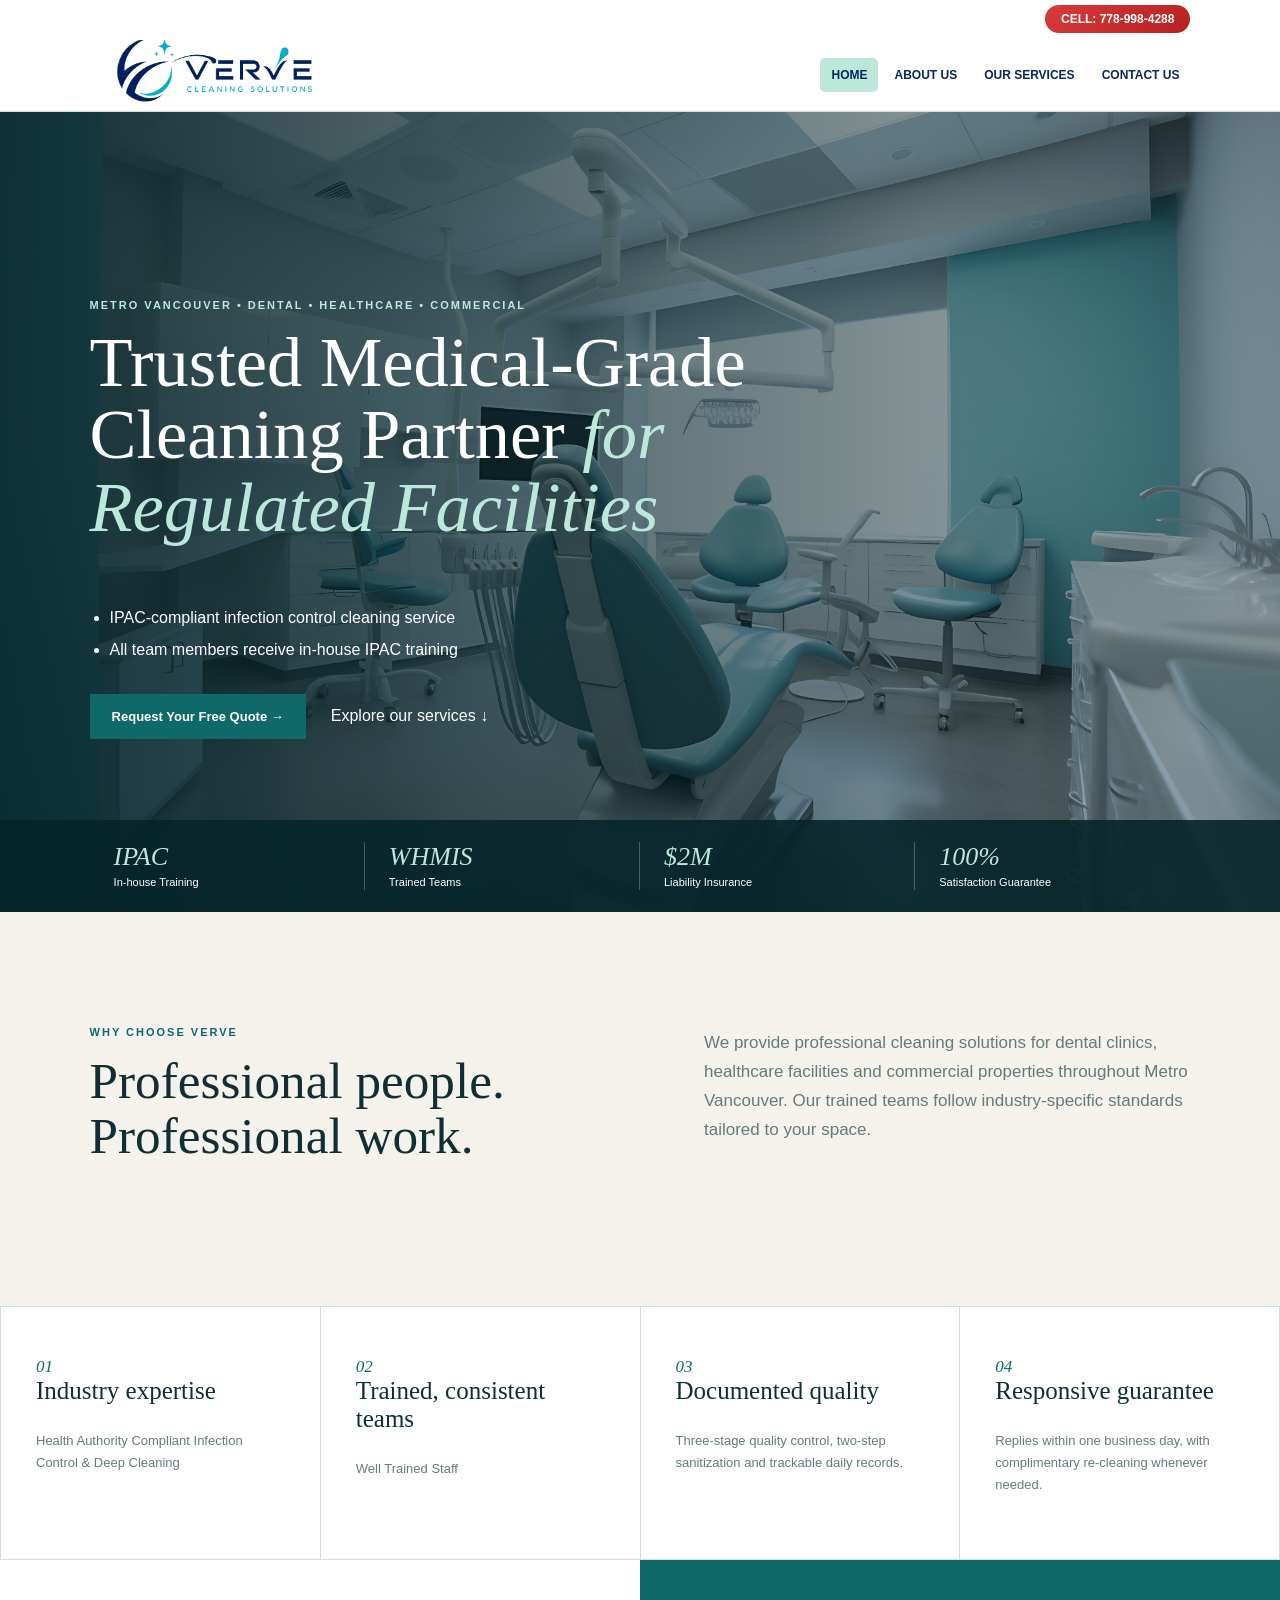
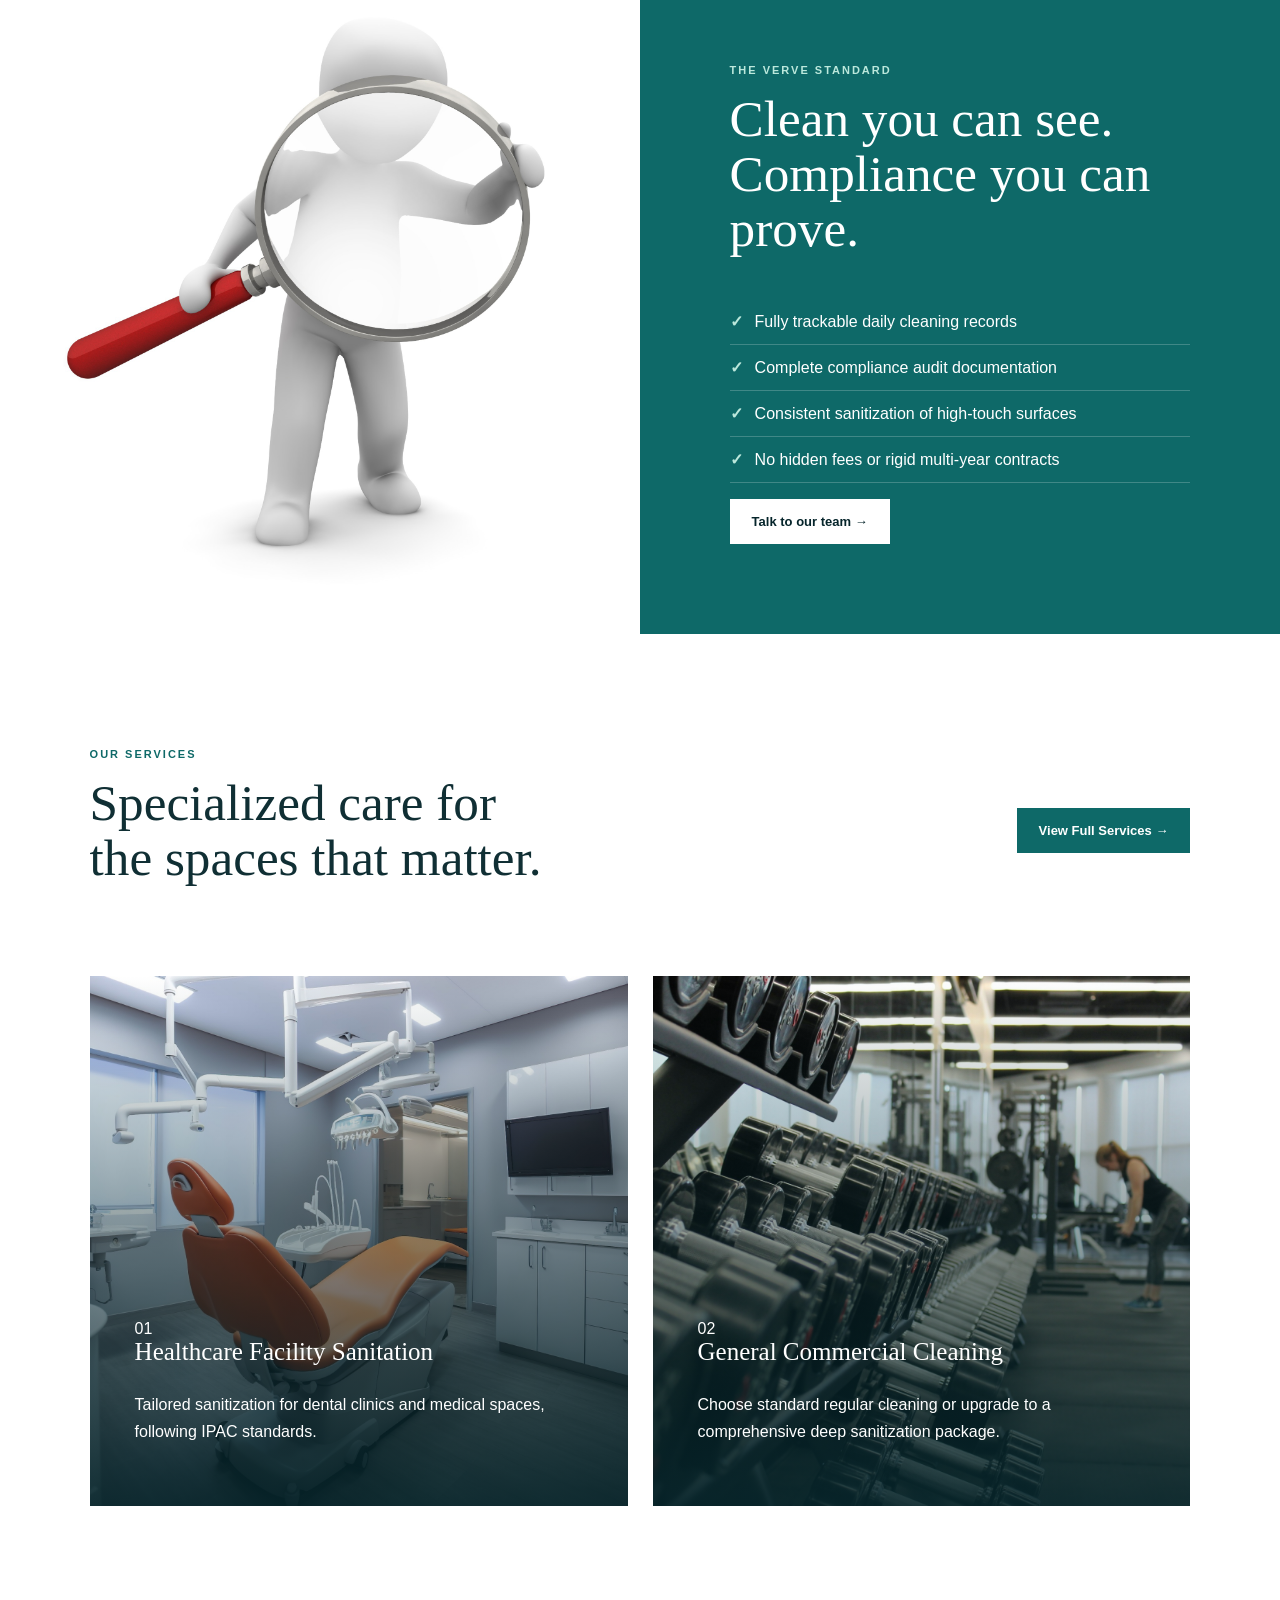
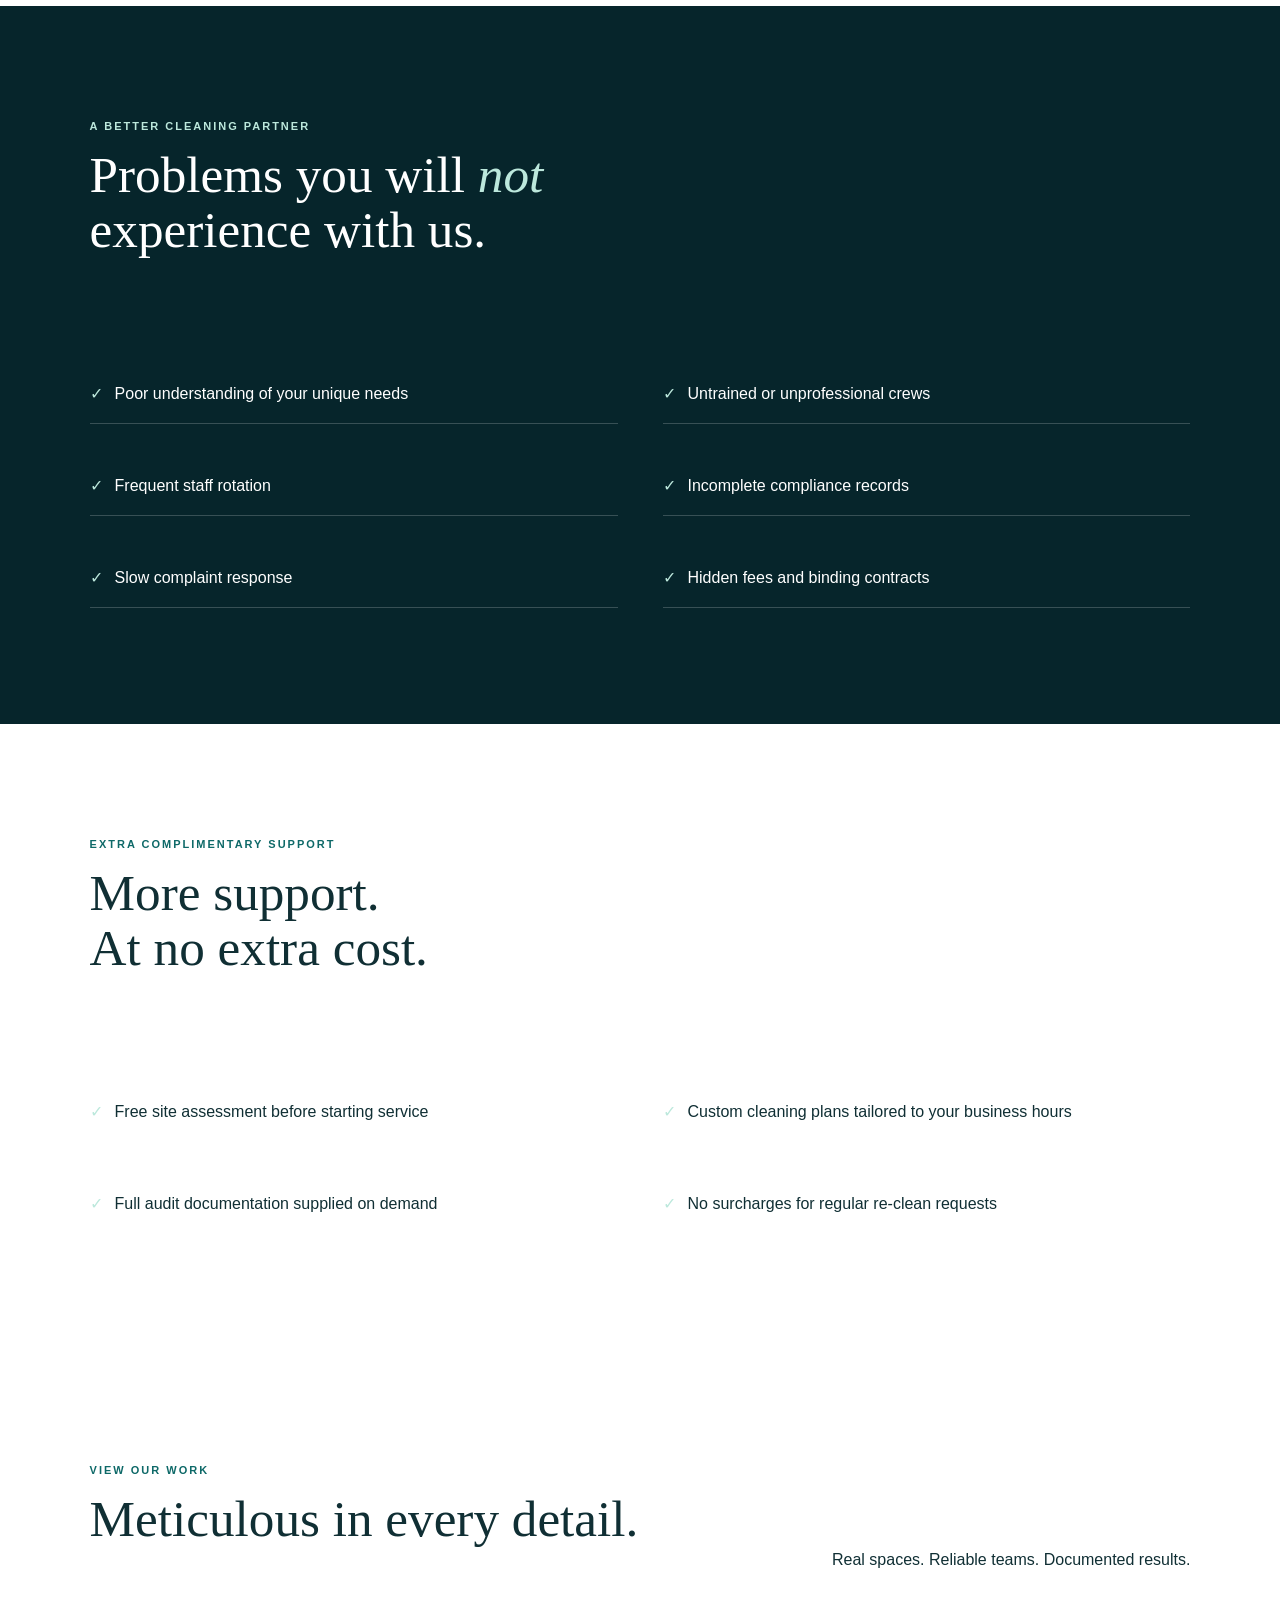
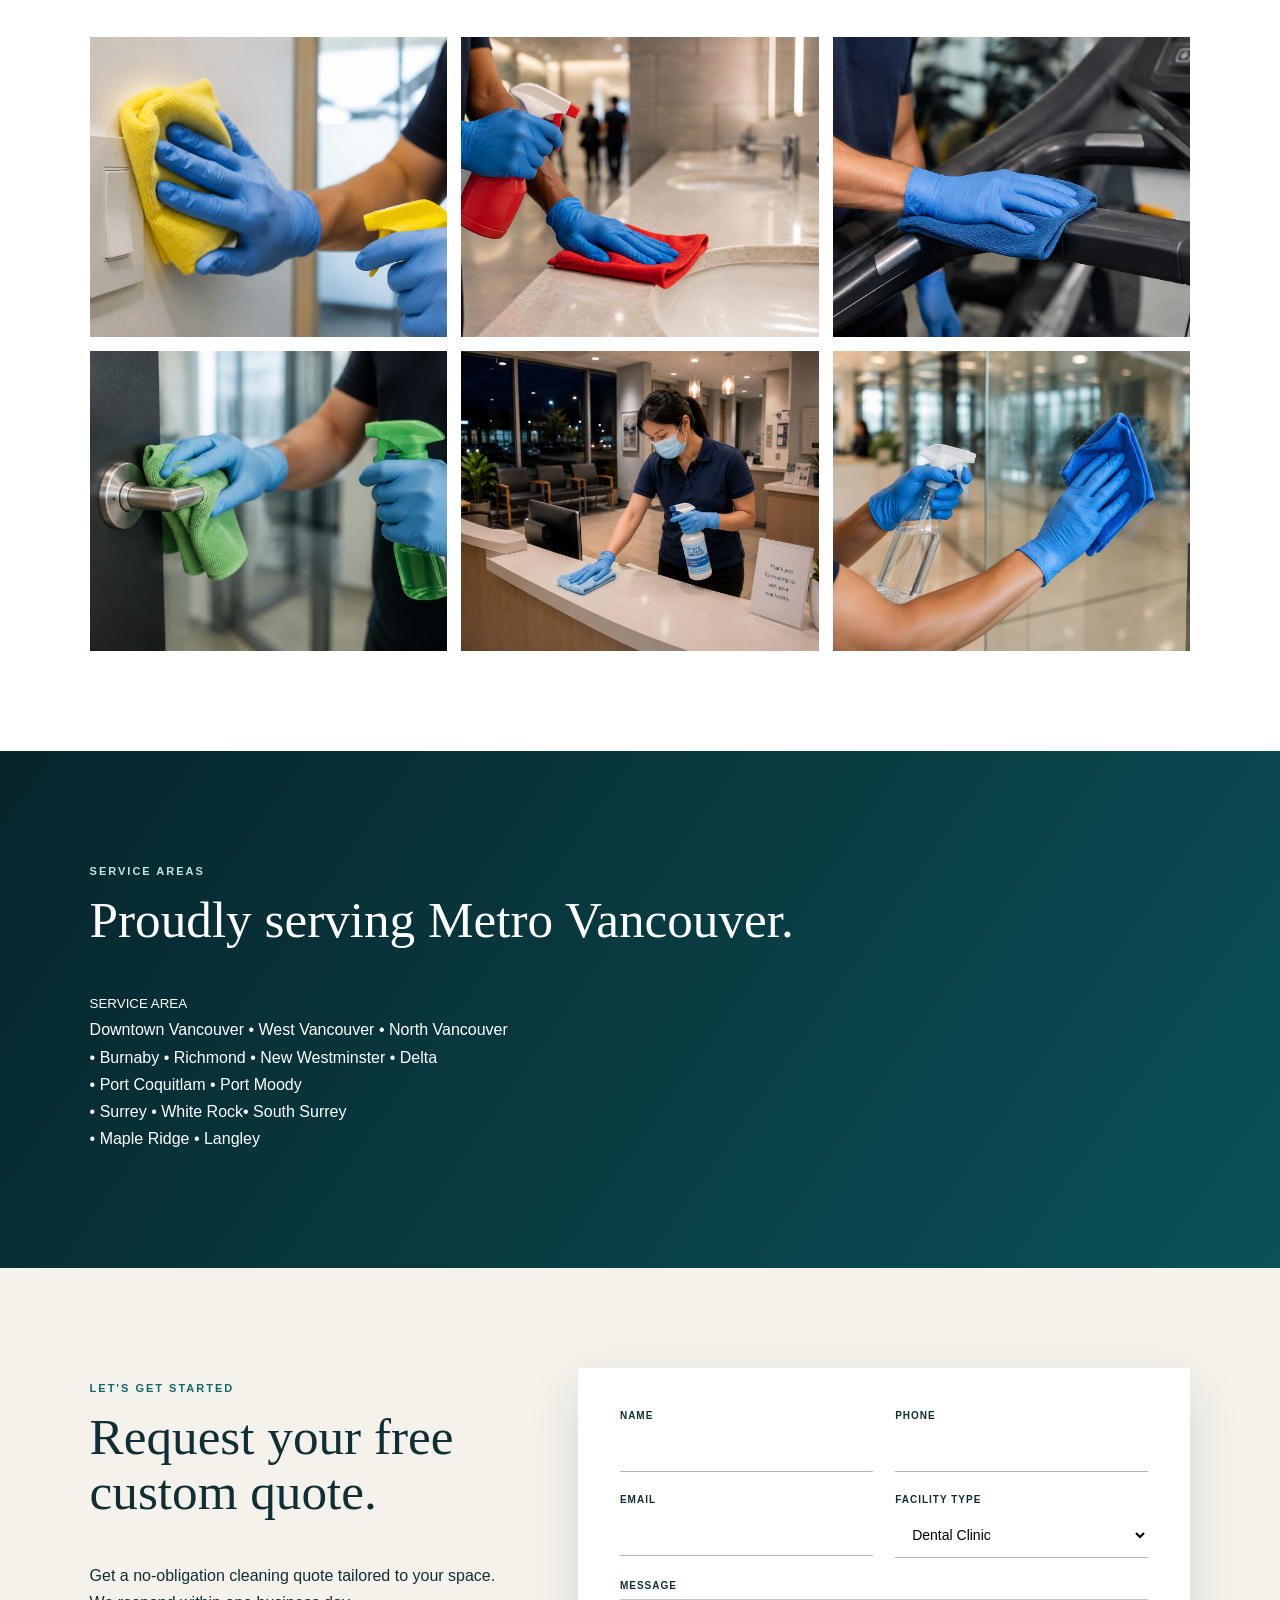
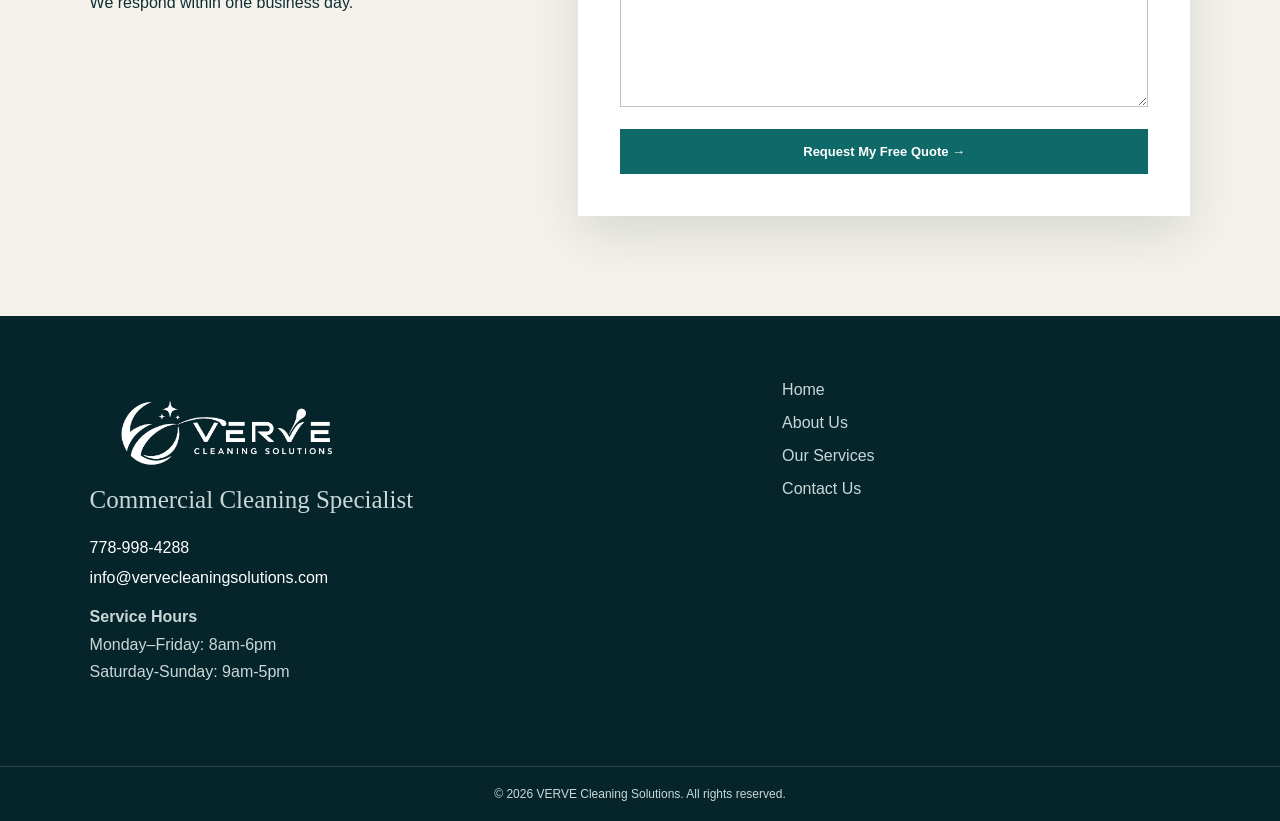
<file: index.html>
<!--
VERVE Official Website Homepage Modification Instructions:
1. Modify Text: Directly locate the English text on the screen within this file and replace it.
2. Replace Images: Place the new images in the `images` folder; if keeping the original filename, no code modification is needed; if renaming, please modify the corresponding image path in `css/style.css`.
3. Add/Delete Sections: Each complete `<section>...</section>` is a section, which can be copied, moved, or deleted entirely. Common colors and responsive layout are in `css/style.css`.
-->
<!doctype html>
<html lang="en">

<head>
  <meta charset="utf-8">
  <meta name="viewport" content="width=device-width,initial-scale=1">
 <meta name="description" content="Professional commercial, medical and dental cleaning across Metro Vancouver. IPAC-aligned cleaning for clinics, healthcare facilities and businesses.">
  <title>Commercial, Medical & Dental Cleaning | Metro Vancouver | VERVE</title>
  <link rel="icon" type="image/png" href="images/verve_logo_green.JPG">
  <link rel="stylesheet" href="css/style.css">
  <script src="js/main.js" defer></script>
  <link rel="canonical" href="https://vervecleaningsolutions.com/">
</head>

<body>
  <div class="top-contact"><a href="tel:7789984288">CELL: 778-998-4288</a></div>
  <header class="site-header"><a class="logo" href="index.html"><img src="images/verve-logo.png"
        alt="VERVE Cleaning Solutions"></a><button class="menu-toggle" aria-expanded="false"
      aria-label="Open menu">☰</button>
    <nav class="site-nav"><a class="active" href="index.html">HOME</a><a href="about.html">ABOUT US</a><a
        href="our-service.html">OUR SERVICES</a><a href="contact.html">CONTACT US</a></nav>
  </header>
  <main>
    <section class="home-hero">
      <div class="hero-copy">
        <p class="eyebrow">METRO VANCOUVER • DENTAL • HEALTHCARE • COMMERCIAL</p>
        <h1>Trusted Medical-Grade Cleaning Partner <em>for Regulated Facilities</em></h1>
        <ul class="hero-points">
          <li>IPAC-compliant infection control cleaning service</li>
          <li>All team members receive in-house IPAC training</li>
        </ul>
        <div class="hero-actions"><a class="button" href="#quote">Request Your Free Quote →</a><a
            href="our-service.html">Explore our services ↓</a></div>
      </div>
      <div class="trust-bar">
        <div><strong>IPAC</strong><span>In-house Training</span></div>
        <div><strong>WHMIS</strong><span>Trained Teams</span></div>
        <div><strong>$2M</strong><span>Liability Insurance</span></div>
        <div><strong>100%</strong><span>Satisfaction Guarantee</span></div>
      </div>
    </section>
    <section class="section intro">
      <div>
        <p class="eyebrow dark">WHY CHOOSE VERVE</p>
        <h2>Professional people.<br>Professional work.</h2>
      </div>
      <p>We provide professional cleaning solutions for dental clinics, healthcare facilities and commercial properties
        throughout Metro Vancouver. Our trained teams follow industry-specific standards tailored to your space.</p>
    </section>
    <section class="features">
      <article><span>01</span>
        <h3>Industry expertise</h3>
        <p>Health Authority Compliant Infection Control & Deep Cleaning</p>
      </article>
      <article><span>02</span>
        <h3>Trained, consistent teams</h3>
        <p>Well Trained Staff</p>
      </article>
      <article><span>03</span>
        <h3>Documented quality</h3>
        <p>Three-stage quality control, two-step sanitization and trackable daily records.</p>
      </article>
      <article><span>04</span>
        <h3>Responsive guarantee</h3>
        <p>Replies within one business day, with complimentary re-cleaning whenever needed.</p>
      </article>
    </section>
    <section class="split">
      <div class="split-image" role="img" aria-label="Detailed professional cleaning"></div>
      <div class="split-copy">
        <p class="eyebrow">THE VERVE STANDARD</p>
        <h2>Clean you can see.<br>Compliance you can prove.</h2>
        <ul class="check-list">
          <li>Fully trackable daily cleaning records</li>
          <li>Complete compliance audit documentation</li>
          <li>Consistent sanitization of high-touch surfaces</li>
          <li>No hidden fees or rigid multi-year contracts</li>
        </ul><a class="button light" href="#quote">Talk to our team →</a>
      </div>
    </section>
    <section class="section">
      <div class="section-head" style="align-items: center">
        <div>
          <p class="eyebrow dark">OUR SERVICES</p>
          <h2>Specialized care for<br>the spaces that matter.</h2>
        </div><a class="button" href="our-service.html">View Full Services →</a>
      </div>
      <div class="service-grid">
        <article class="image-card home-dental">
          <div><span>01</span>
            <h3>Healthcare Facility Sanitation</h3>
            <p>Tailored sanitization for dental clinics and medical spaces, following IPAC standards.</p>
          </div>
        </article>
        <article class="image-card home-commercial">
          <div><span>02</span>
            <h3>General Commercial Cleaning</h3>
            <p>Choose standard regular cleaning or upgrade to a comprehensive deep sanitization package.</p>
          </div>
        </article>
      </div>
    </section>
    <section class="section dark-section">
      <div class="section-head">
        <div>
          <p class="eyebrow">A BETTER CLEANING PARTNER</p>
          <h2>Problems you will <em>not</em><br>experience with us.</h2>
        </div>
      </div>
      <div class="problem-grid">
        <p>Poor understanding of your unique needs</p>
        <p>Untrained or unprofessional crews</p>
        <p>Frequent staff rotation</p>
        <p>Incomplete compliance records</p>
        <p>Slow complaint response</p>
        <p>Hidden fees and binding contracts</p>
      </div>
    </section>
    <section class="section">
      <div class="section-head">
        <div>
          <p class="eyebrow dark">EXTRA COMPLIMENTARY SUPPORT</p>
          <h2>More support.<br>At no extra cost.</h2>
        </div>
      </div>
      <div class="extras" style="color:#102f34">
        <p>Free site assessment before starting service</p>
        <p>Custom cleaning plans tailored to your business hours</p>
        <p>Full audit documentation supplied on demand</p>
        <p>No surcharges for regular re-clean requests</p>
      </div>
    </section>
    <section class="section">
      <div class="section-head">
        <div>
          <p class="eyebrow dark">VIEW OUR WORK</p>
          <h2>Meticulous in every detail.</h2>
        </div>
        <p>Real spaces. Reliable teams. Documented results.</p>
      </div>
      <div class="gallery"><img src="images/work-1.jpeg" alt="Cleaning a light switch"><img src="images/work-2.jpeg"
          alt="Cleaning a washroom counter"><img src="images/work-3.jpeg" alt="Cleaning fitness equipment"><img
          src="images/work-4.jpeg" alt="Cleaning a door handle"><img src="images/work-5.jpeg"
          alt="Cleaning a dental reception"><img src="images/work-6.jpg" alt="Cleaning an office glass door"></div>
    </section>
    <section class="section areas">
      <p class="eyebrow">SERVICE AREAS</p>
      <h2>Proudly serving Metro Vancouver.</h2>
      <p><small>SERVICE AREA</small><br>Downtown Vancouver • West Vancouver • North Vancouver <br>• Burnaby • Richmond • New Westminster • Delta<br>• Port Coquitlam • Port Moody<br>•  Surrey • White Rock• South Surrey<br>• Maple Ridge • Langley</p>
    </section>
    <section class="section quote" id="quote">
      <div>
        <p class="eyebrow dark">LET'S GET STARTED</p>
        <h2>Request your free custom quote.</h2>
        <p>Get a no-obligation cleaning quote tailored to your space. We respond within one business day.</p>
      </div>
      <form class="quote-form"><label>Name<input name="Name" required></label><label>Phone<input name="Phone" type="tel"
            required></label><label>Email<input name="Email" type="email" required></label><label>Facility Type<select
            name="Facility Type">
            <option>Dental Clinic</option>
            <option>Medical Facility</option>
            <option>Commercial Space</option>
            <option>Residential</option>
          </select></label><label class="full">Message<textarea name="Message" rows="5"></textarea></label><button
          class="button full" type="submit">Request My Free Quote →</button>
        <p class="notice full">Your email program is opening. Please send the prepared message.</p>
      </form>
    </section>
  </main>
  <footer class="site-footer">
    <div class="footer-main">
      <div><img class="footer-logo" src="images/footer-logo.png" alt="VERVE Cleaning Solutions">
        <h3>Commercial Cleaning Specialist</h3>
        <div class="footer-contact"><a href="tel:7789984288">778-998-4288</a><a
            href="mailto:info@vervecleaningsolutions.com">info@vervecleaningsolutions.com</a>
          <p><strong>Service Hours</strong><br>Monday–Friday: 8am-6pm<br>Saturday-Sunday: 9am-5pm</p> 
        </div>
      </div>
      <nav class="footer-links"><a href="index.html">Home</a><a href="about.html">About Us</a><a
          href="our-service.html">Our Services</a><a href="contact.html">Contact Us</a></nav>
    </div>
    <div class="footer-bottom">© 2026 VERVE Cleaning Solutions. All rights reserved.</div>
  </footer>
</body>

</html>
</file>
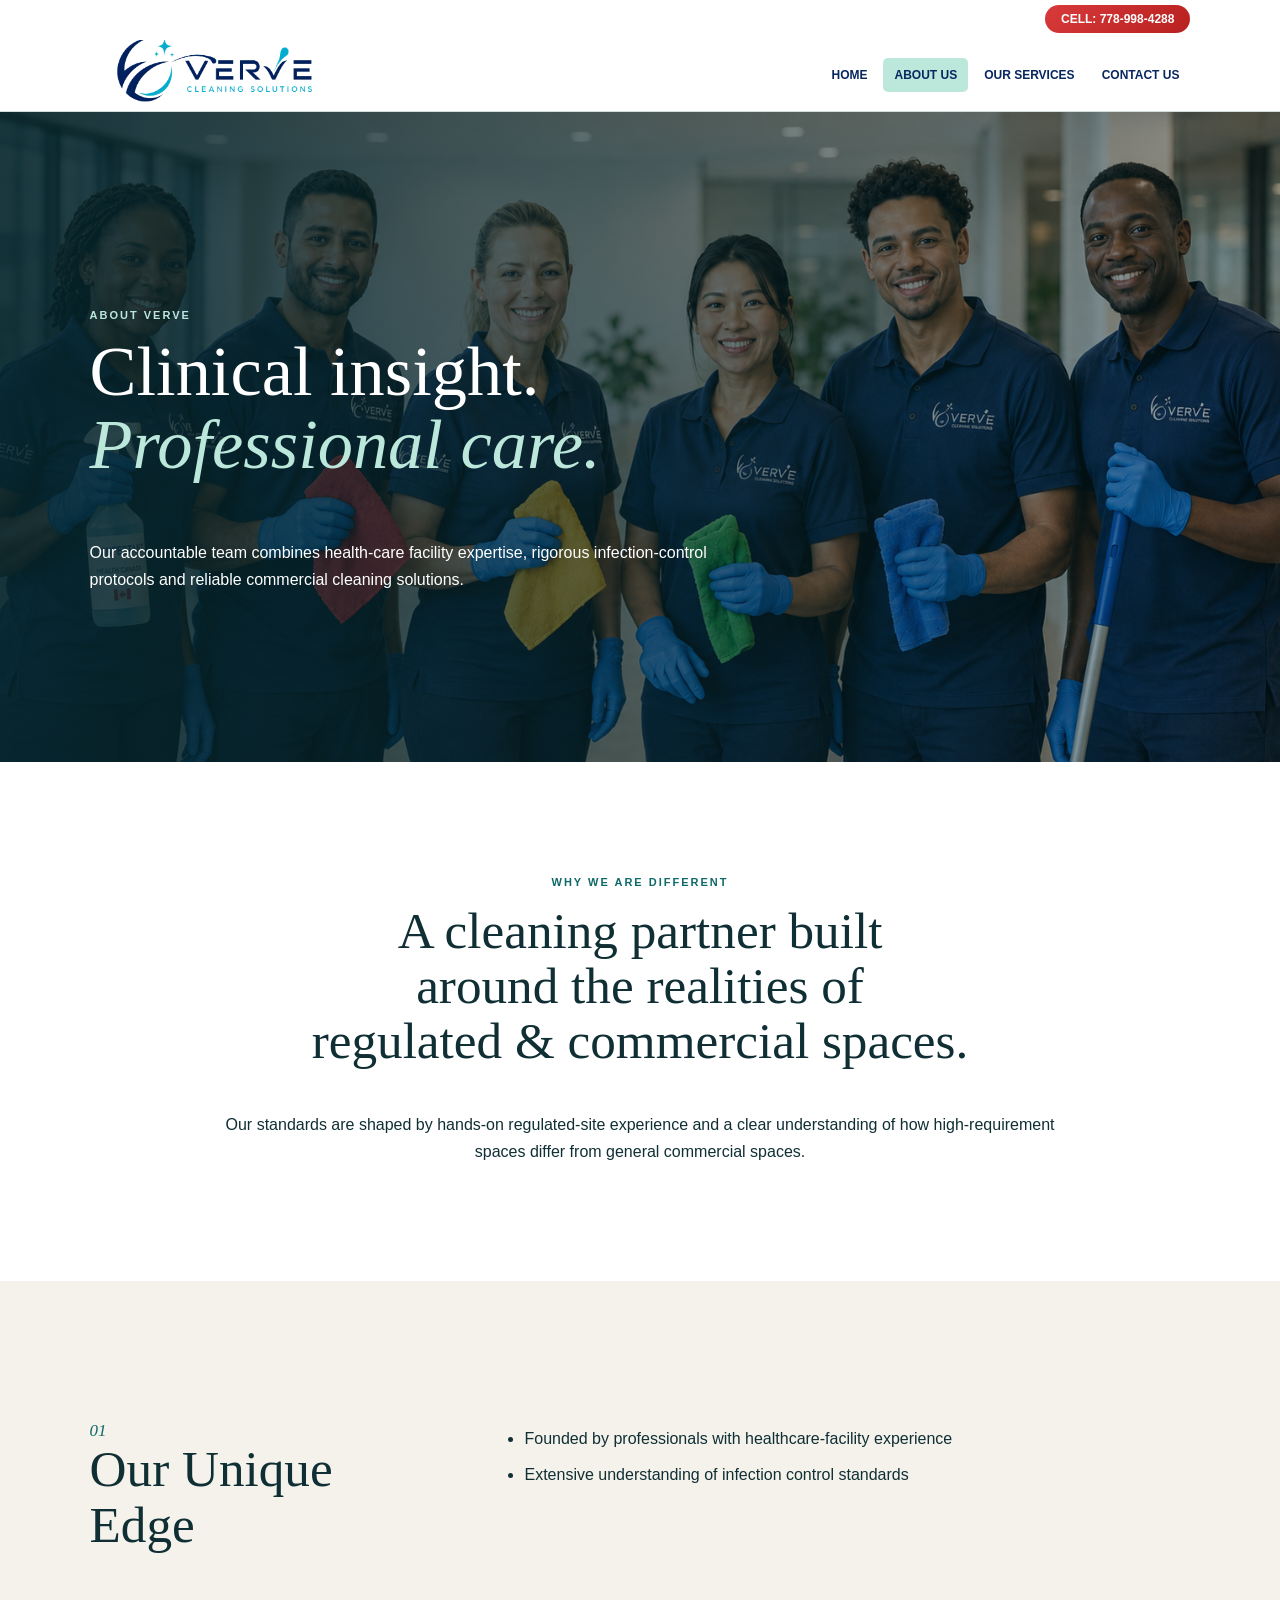
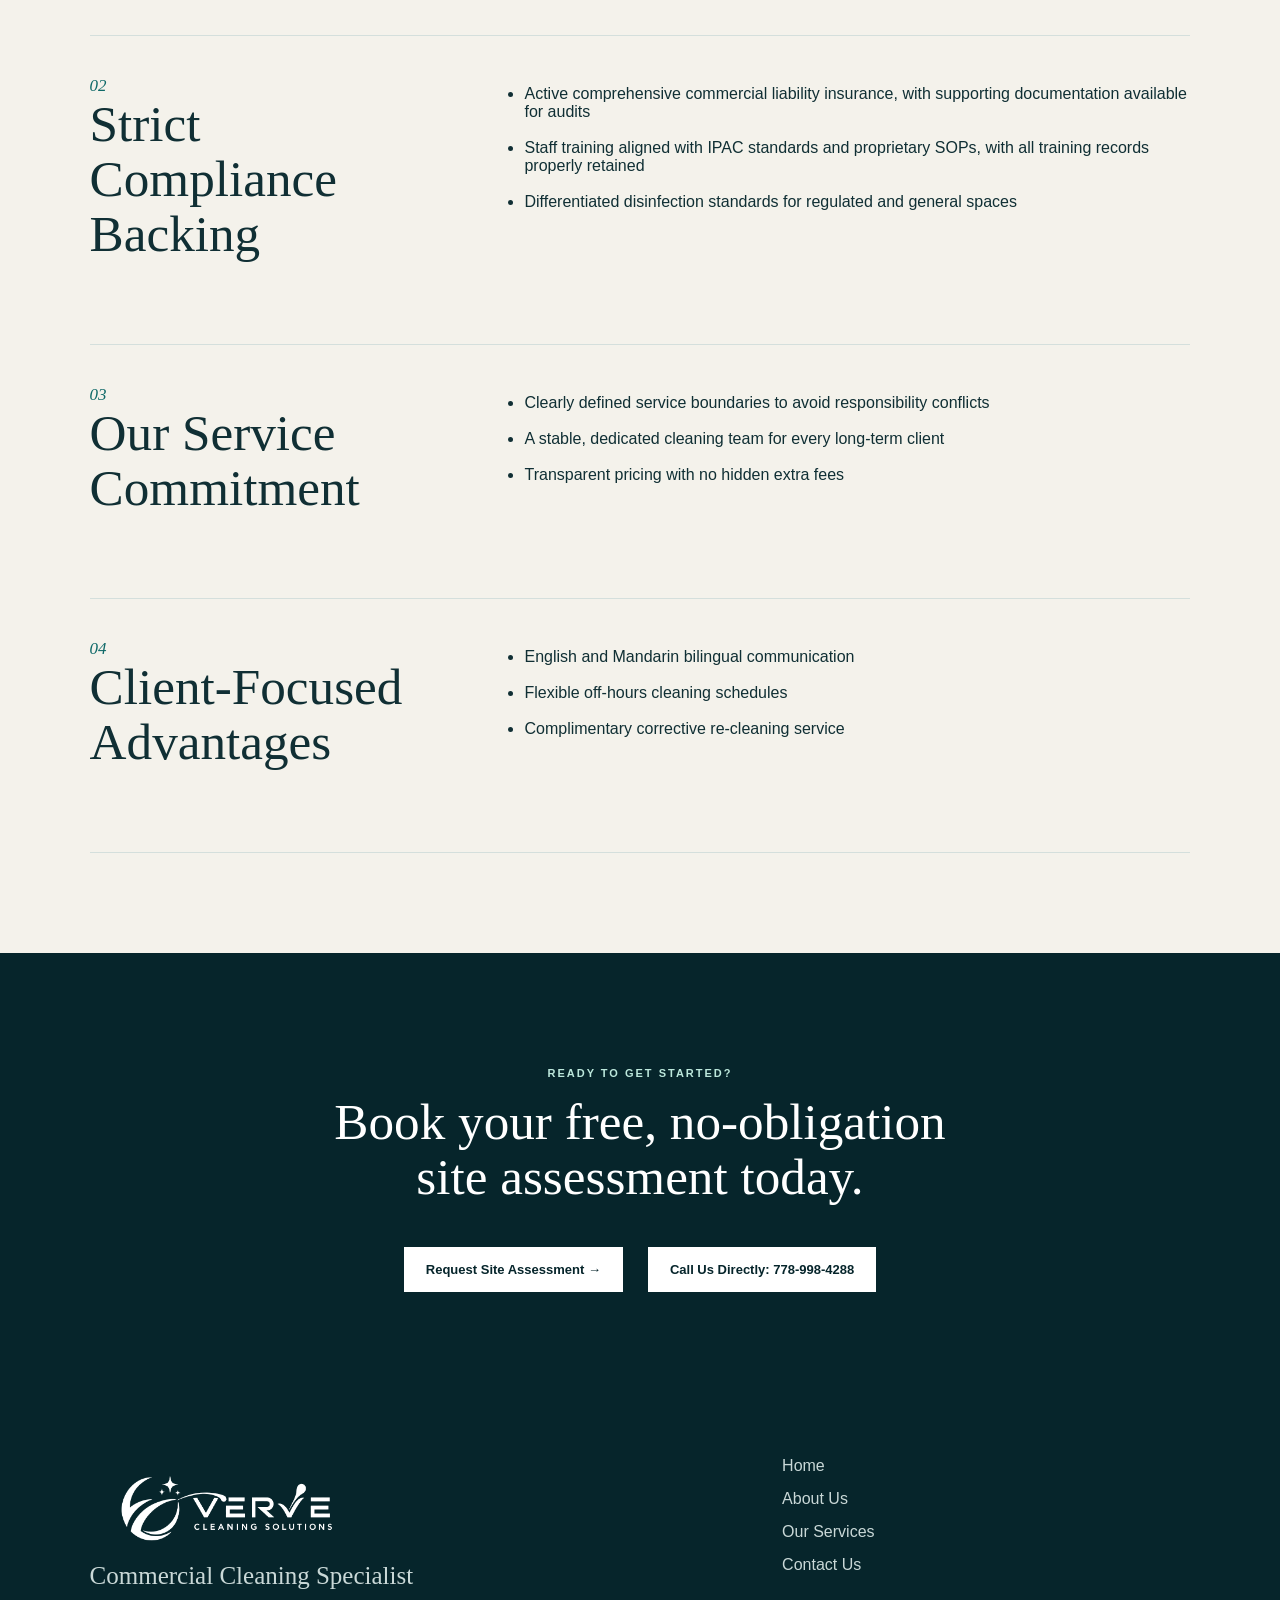
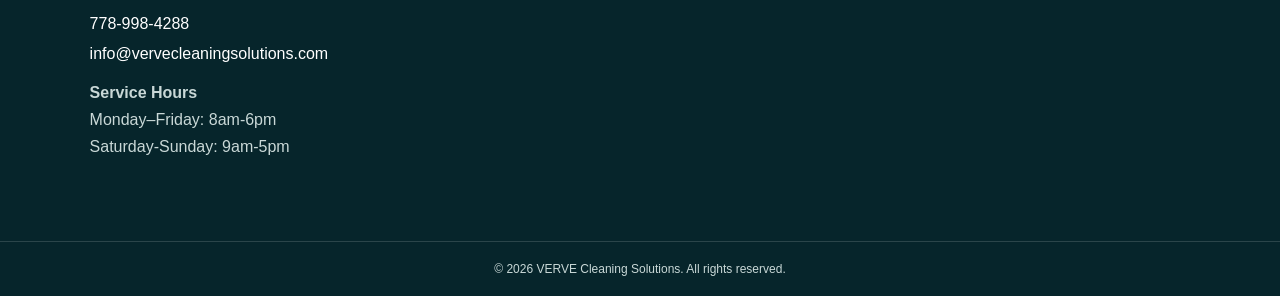
<file: about.html>
<!--
ABOUT US Page Editing Instructions: To modify text, directly edit the corresponding title or paragraph; to replace the main image, place the new image in the images folder and name it about-team-logo-corrected.png; when adding or deleting content, copy or delete the entire <section>.
-->
<!doctype html>
<html lang="en">

<head>
  <meta charset="utf-8">
  <meta name="viewport" content="width=device-width,initial-scale=1">
  <meta name="description" content="Meet the team behind VERVE Cleaning Solutions, providing professional commercial, medical and dental cleaning across Metro Vancouver with IPAC-aligned practices.">
  <title>About VERVE | Professional Cleaning in Metro Vancouver</title>
  <link rel="stylesheet" href="css/style.css">
  <script src="js/main.js" defer></script>
</head>

<body>
  <div class="top-contact"><a href="tel:7789984288">CELL: 778-998-4288</a></div>
  <header class="site-header"><a class="logo" href="index.html"><img src="images/verve-logo.png"
        alt="VERVE Cleaning Solutions"></a><button class="menu-toggle" aria-expanded="false"
      aria-label="Open menu">☰</button>
    <nav class="site-nav"><a href="index.html">HOME</a><a class="active" href="about.html">ABOUT US</a><a
        href="our-service.html">OUR SERVICES</a><a href="contact.html">CONTACT US</a></nav>
  </header>
  <main>
    <section class="page-hero about-hero">
      <div class="hero-copy">
        <p class="eyebrow">ABOUT VERVE</p>
        <h1>Clinical insight.<br><em>Professional care.</em></h1>
        <p>Our accountable team combines health-care facility expertise, rigorous infection-control protocols and reliable commercial cleaning solutions.</p>
        </div>
      </div>
    </section>
    <section class="section about-intro">
      <p class="eyebrow dark">WHY WE ARE DIFFERENT</p>
      <h2>A cleaning partner built<br>around the realities of<br>regulated & commercial spaces.</h2>
      <p>Our standards are shaped by hands-on regulated-site experience and a clear understanding of how high-requirement spaces differ from general commercial spaces.</p>
    </section>
    <section class="section about-groups">
      <article class="about-group">
        <div><span class="number">01</span>
          <h2>Our Unique Edge</h2>
        </div>
        <ul>
          <li>Founded by professionals with healthcare-facility experience</li>
          <li>Extensive understanding of infection control standards</li>
        </ul>
      </article>
      <article class="about-group">
        <div><span class="number">02</span>
          <h2>Strict Compliance Backing</h2>
        </div>
        <ul>
          <li>Active comprehensive commercial liability insurance, with supporting documentation available for audits
          </li>
          <li>Staff training aligned with IPAC standards and proprietary SOPs, with all training records properly
            retained</li>
          <li>Differentiated disinfection standards for regulated and general spaces</li>
        </ul>
      </article>
      <article class="about-group">
        <div><span class="number">03</span>
          <h2>Our Service Commitment</h2>
        </div>
        <ul>
          <li>Clearly defined service boundaries to avoid responsibility conflicts</li>
          <li>A stable, dedicated cleaning team for every long-term client</li>
          <li>Transparent pricing with no hidden extra fees</li>
        </ul>
      </article>
      <article class="about-group">
        <div><span class="number">04</span>
          <h2>Client-Focused Advantages</h2>
        </div>
        <ul>
          <li>English and Mandarin bilingual communication</li>
          <li>Flexible off-hours cleaning schedules</li>
          <li>Complimentary corrective re-cleaning service</li>
        </ul>
      </article>
    </section>
    <section class="section dark-section" style="text-align:center">
      <p class="eyebrow">READY TO GET STARTED?</p>
      <h2>Book your free, no-obligation<br>site assessment today.</h2>
      <div class="hero-actions" style="justify-content:center"><a class="button light"
          href="contact.html#free-quote">Request Site Assessment →</a><a class="button light" href="tel:7789984288">Call Us Directly:
          778-998-4288</a></div>
    </section>
  </main>
  <footer class="site-footer">
    <div class="footer-main">
      <div><img class="footer-logo" src="images/footer-logo.png" alt="VERVE Cleaning Solutions">
        <h3>Commercial Cleaning Specialist</h3>
        <div class="footer-contact"><a href="tel:7789984288">778-998-4288</a><a
            href="mailto:info@vervecleaningsolutions.com">info@vervecleaningsolutions.com</a>
          <p><strong>Service Hours</strong><br>Monday–Friday: 8am-6pm<br>Saturday-Sunday: 9am-5pm</p> 
        </div>
      </div>
      <nav class="footer-links"><a href="index.html">Home</a><a href="about.html">About Us</a><a
          href="our-service.html">Our Services</a><a href="contact.html">Contact Us</a></nav>
    </div>
    <div class="footer-bottom">© 2026 VERVE Cleaning Solutions. All rights reserved.</div>
  </footer>
</body>

</html>
</file>
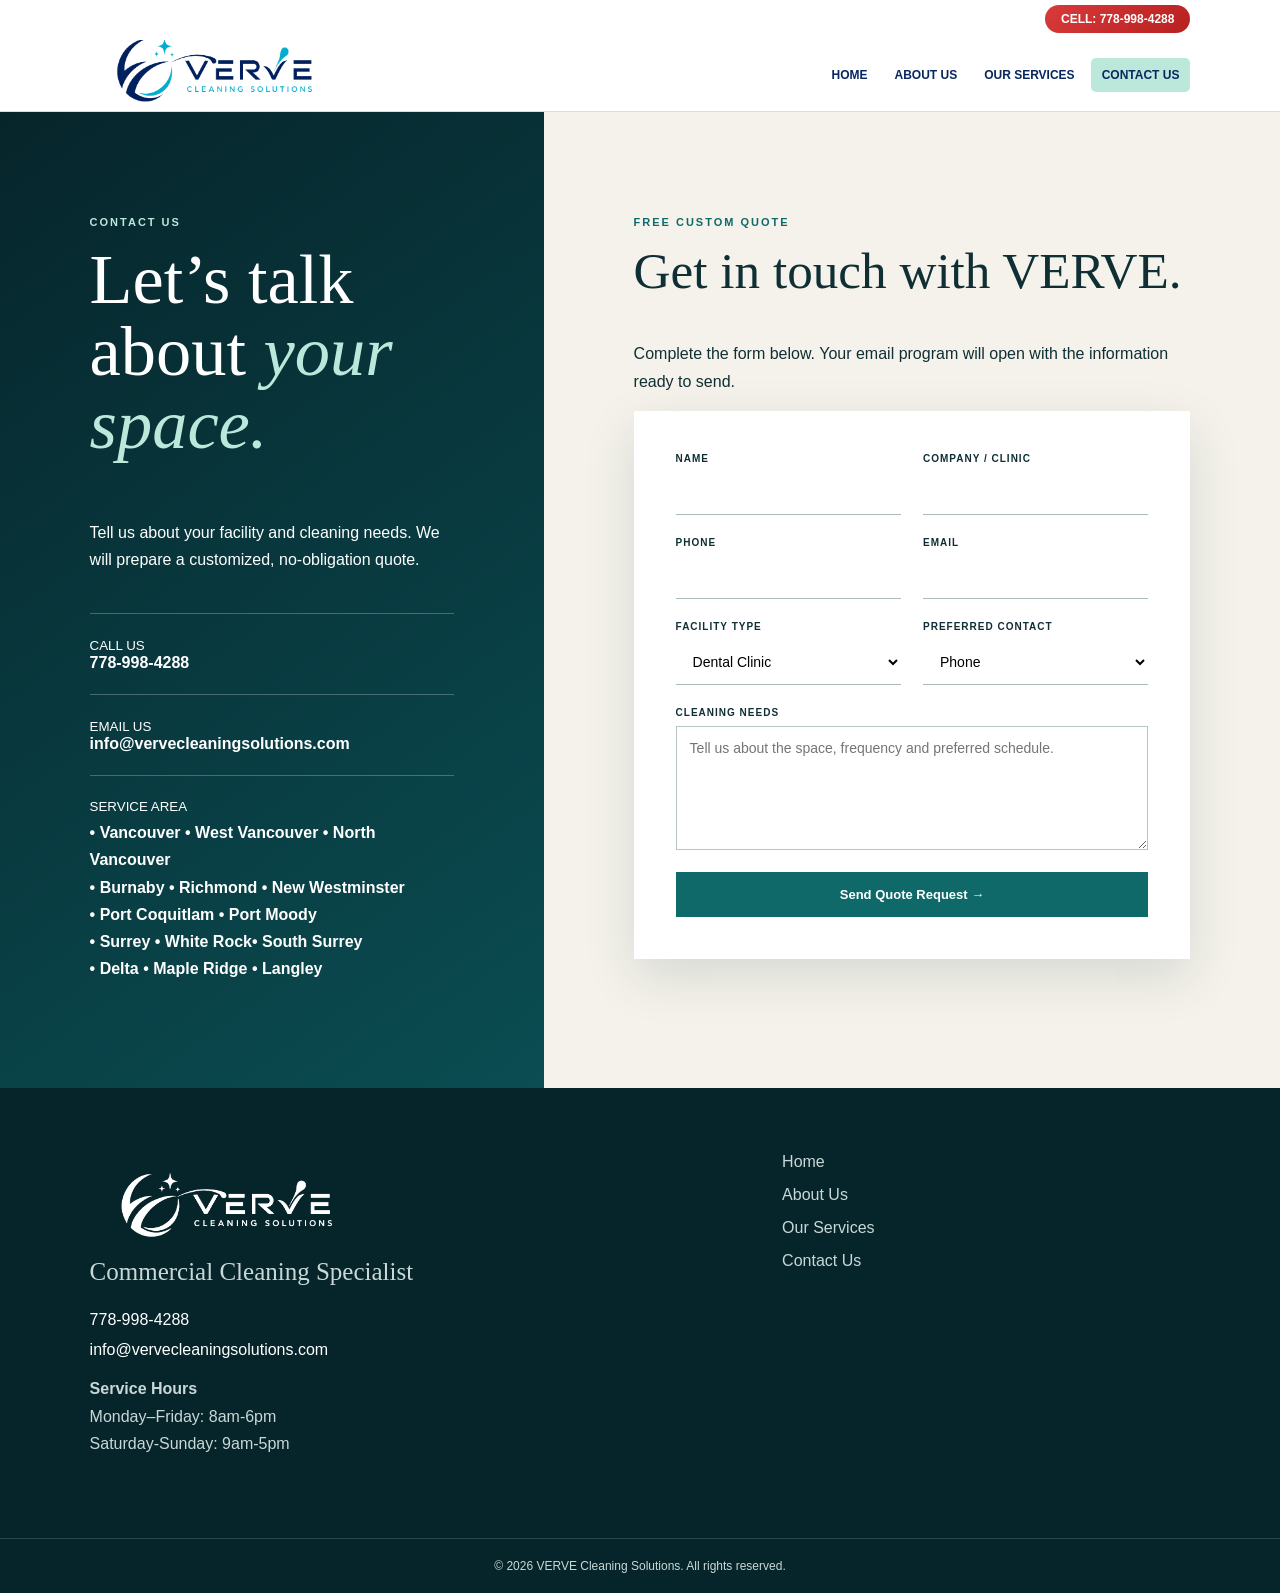
<file: contact.html>
<!--
CONTACT page modification notes: Phone number, email address, and service area can be modified directly within contact-info; form fields can be added or deleted within quote-form; form submission methods can be modified in js/main.js.
-->
<!doctype html>
<html lang="en">

<head>
  <meta charset="utf-8">
  <meta name="viewport" content="width=device-width,initial-scale=1">
  <meta name="description" content="Contact VERVE Cleaning Solutions for a free custom cleaning quote for commercial, medical, dental or residential properties across Metro Vancouver.">
  <title>Contact VERVE | Cleaning Quote in Metro Vancouver</title>
  <link rel="stylesheet" href="css/style.css">
  <script src="js/main.js" defer></script>
</head>

<body>
  <div class="top-contact"><a href="tel:7789984288">CELL: 778-998-4288</a></div>
  <header class="site-header"><a class="logo" href="index.html"><img src="images/verve-logo.png"
        alt="VERVE Cleaning Solutions"></a><button class="menu-toggle" aria-expanded="false"
      aria-label="Open menu">☰</button>
    <nav class="site-nav"><a href="index.html">HOME</a><a href="about.html">ABOUT US</a><a href="our-service.html">OUR
        SERVICES</a><a class="active" href="contact.html">CONTACT US</a></nav>
  </header>
  <main>
    <section class="contact-layout">
      <div class="contact-info">
        <p class="eyebrow">CONTACT US</p>
        <h1>Let’s talk about <em>your space.</em></h1>
        <p>Tell us about your facility and cleaning needs. We will prepare a customized, no-obligation quote.</p>
        <div class="contact-methods"><a href="tel:7789984288"><small>CALL
              US</small><br><strong>778-998-4288</strong></a><a
            href="mailto:info@vervecleaningsolutions.com"><small>EMAIL
              US</small><br><strong>info@vervecleaningsolutions.com</strong></a>
          <p><small>SERVICE AREA</small><br><strong> • Vancouver • West Vancouver • North Vancouver<br>• Burnaby • Richmond • New Westminster <br>• Port Coquitlam • Port Moody<br>•  Surrey • White Rock• South Surrey<br>• Delta • Maple Ridge • Langley</strong></p>
        </div>
      </div>
      <div class="contact-form-wrap" id="free-quote">
        <p class="eyebrow dark">FREE CUSTOM QUOTE</p>
        <h2>Get in touch with VERVE.</h2>
        <p>Complete the form below. Your email program will open with the information ready to send.</p>
        <form class="quote-form"><label>Name<input name="Name" required></label><label>Company / Clinic<input
              name="Company"></label><label>Phone<input name="Phone" type="tel" required></label><label>Email<input
              name="Email" type="email" required></label><label>Facility Type<select name="Facility Type">
              <option>Dental Clinic</option>
              <option>Medical Facility</option>
              <option>Commercial Space</option>
              <option>Residential</option>
              <option>Other</option>
            </select></label><label>Preferred Contact<select name="Preferred Contact">
              <option>Phone</option>
              <option>Email</option>
            </select></label><label class="full">Cleaning Needs<textarea name="Cleaning Needs" rows="6"
              placeholder="Tell us about the space, frequency and preferred schedule."></textarea></label><button
            class="button full" type="submit">Send Quote Request →</button>
          <p class="notice full">Your email program is opening. Please send the prepared message.</p>
        </form>
      </div>
    </section>
  </main>
  <footer class="site-footer">
    <div class="footer-main">
      <div><img class="footer-logo" src="images/footer-logo.png" alt="VERVE Cleaning Solutions">
        <h3>Commercial Cleaning Specialist</h3>
        <div class="footer-contact"><a href="tel:7789984288">778-998-4288</a><a
            href="mailto:info@vervecleaningsolutions.com">info@vervecleaningsolutions.com</a>
         <p><strong>Service Hours</strong><br>Monday–Friday: 8am-6pm<br>Saturday-Sunday: 9am-5pm</p> 
        </div>
      </div>
      <nav class="footer-links"><a href="index.html">Home</a><a href="about.html">About Us</a><a
          href="our-service.html">Our Services</a><a href="contact.html">Contact Us</a></nav>
    </div>
    <div class="footer-bottom">© 2026 VERVE Cleaning Solutions. All rights reserved.</div>
  </footer>
</body>

</html>
</file>
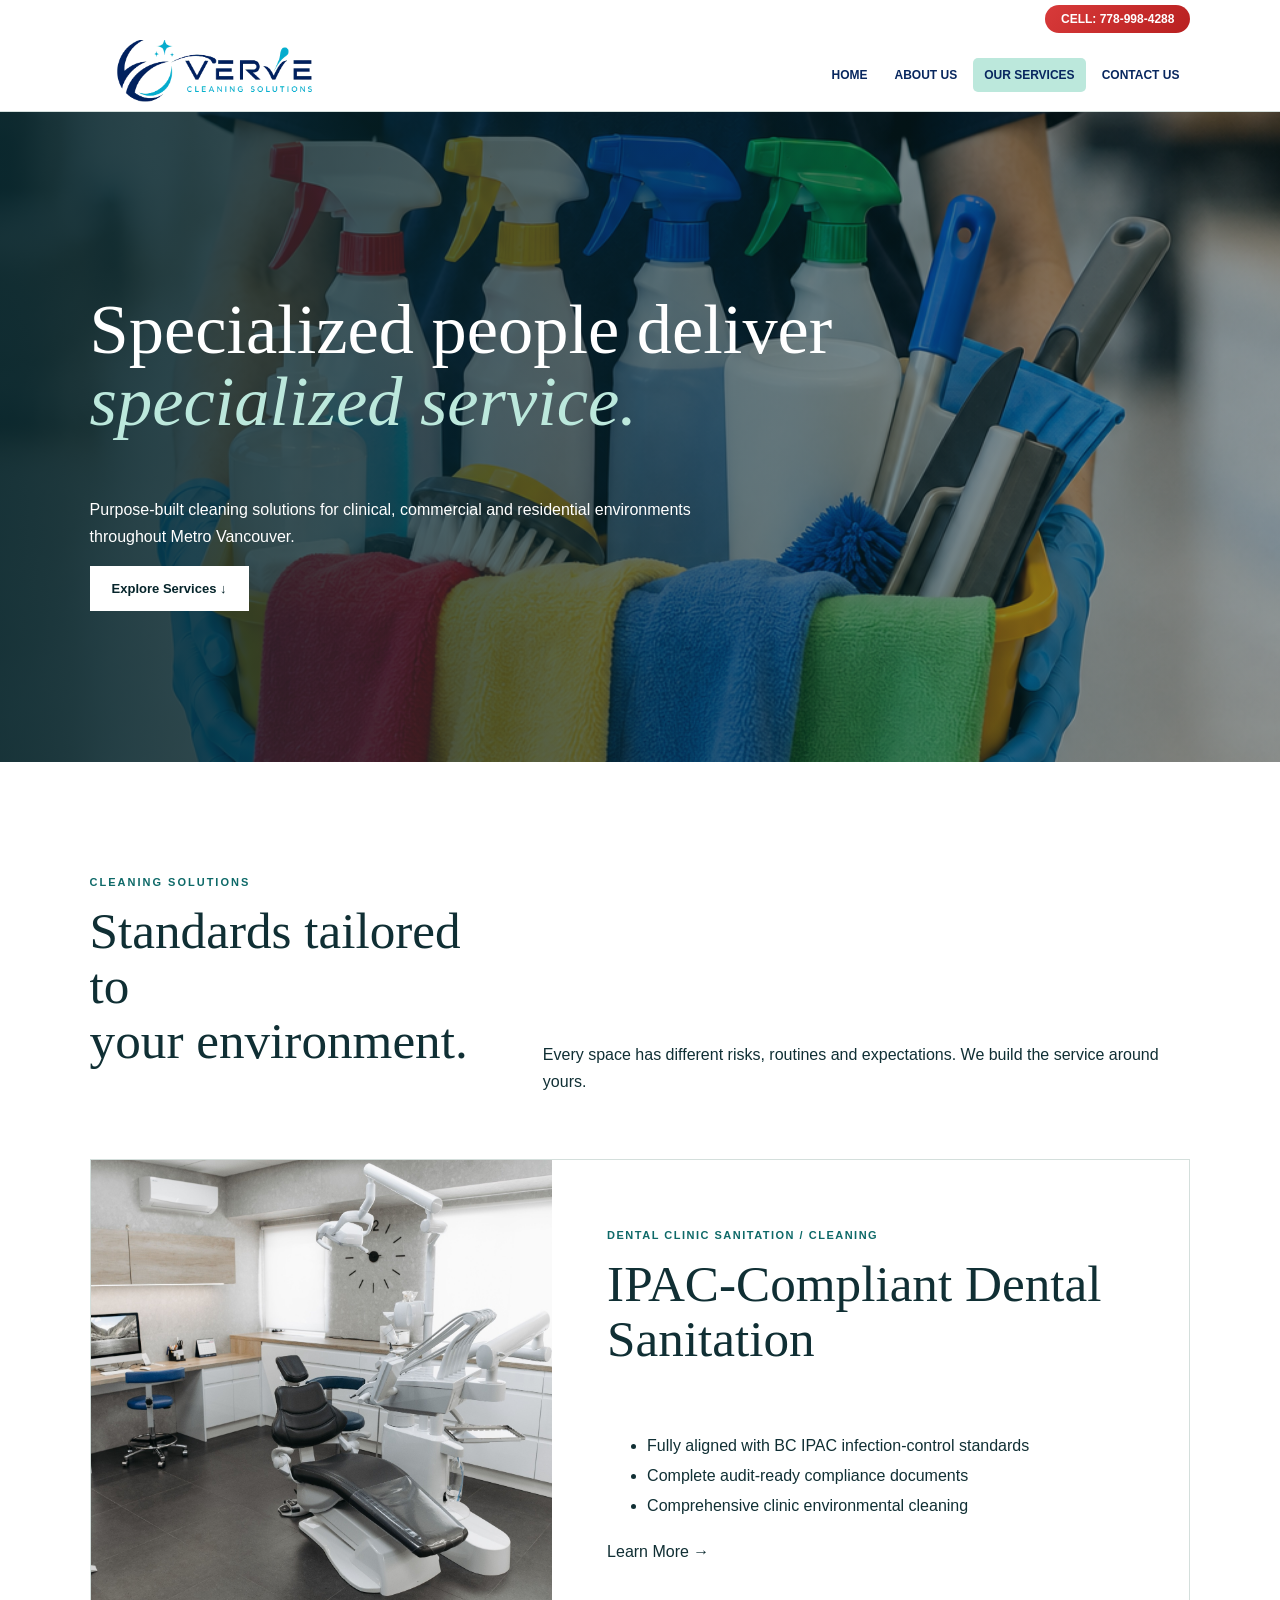
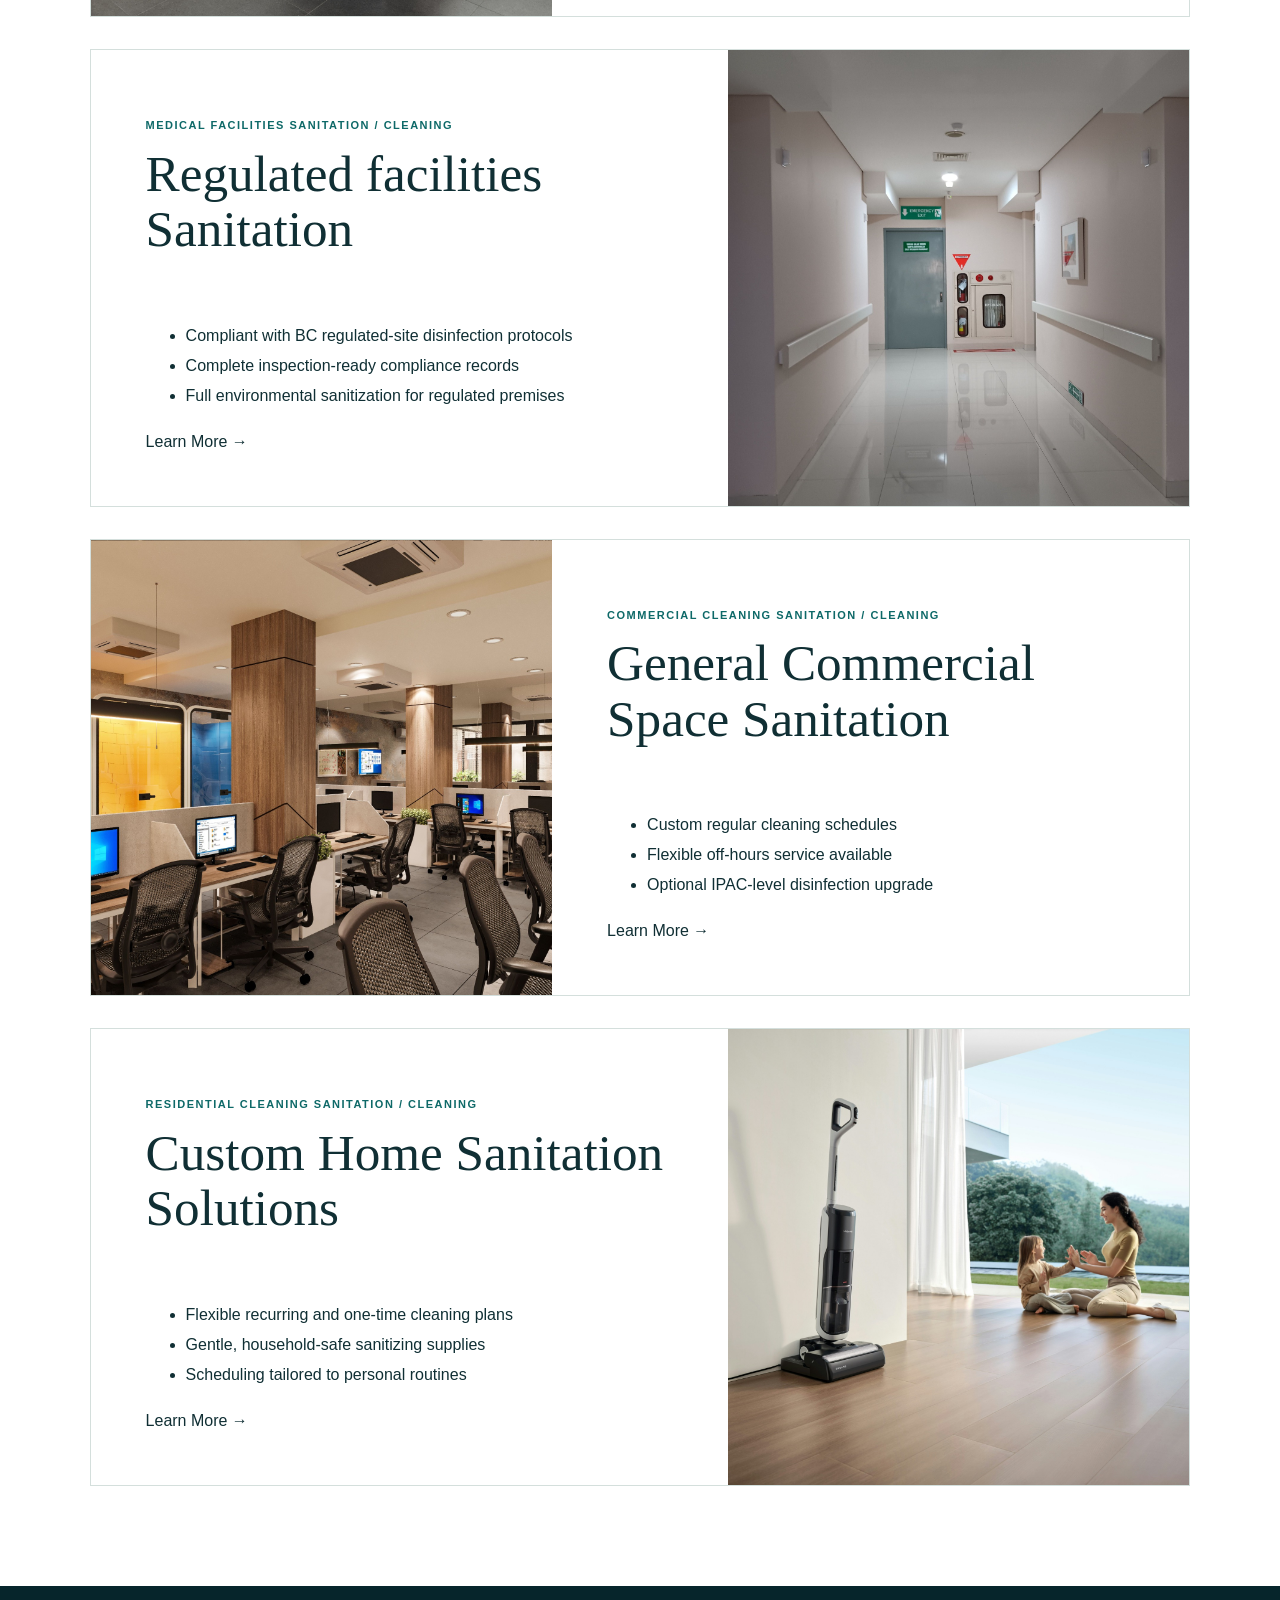
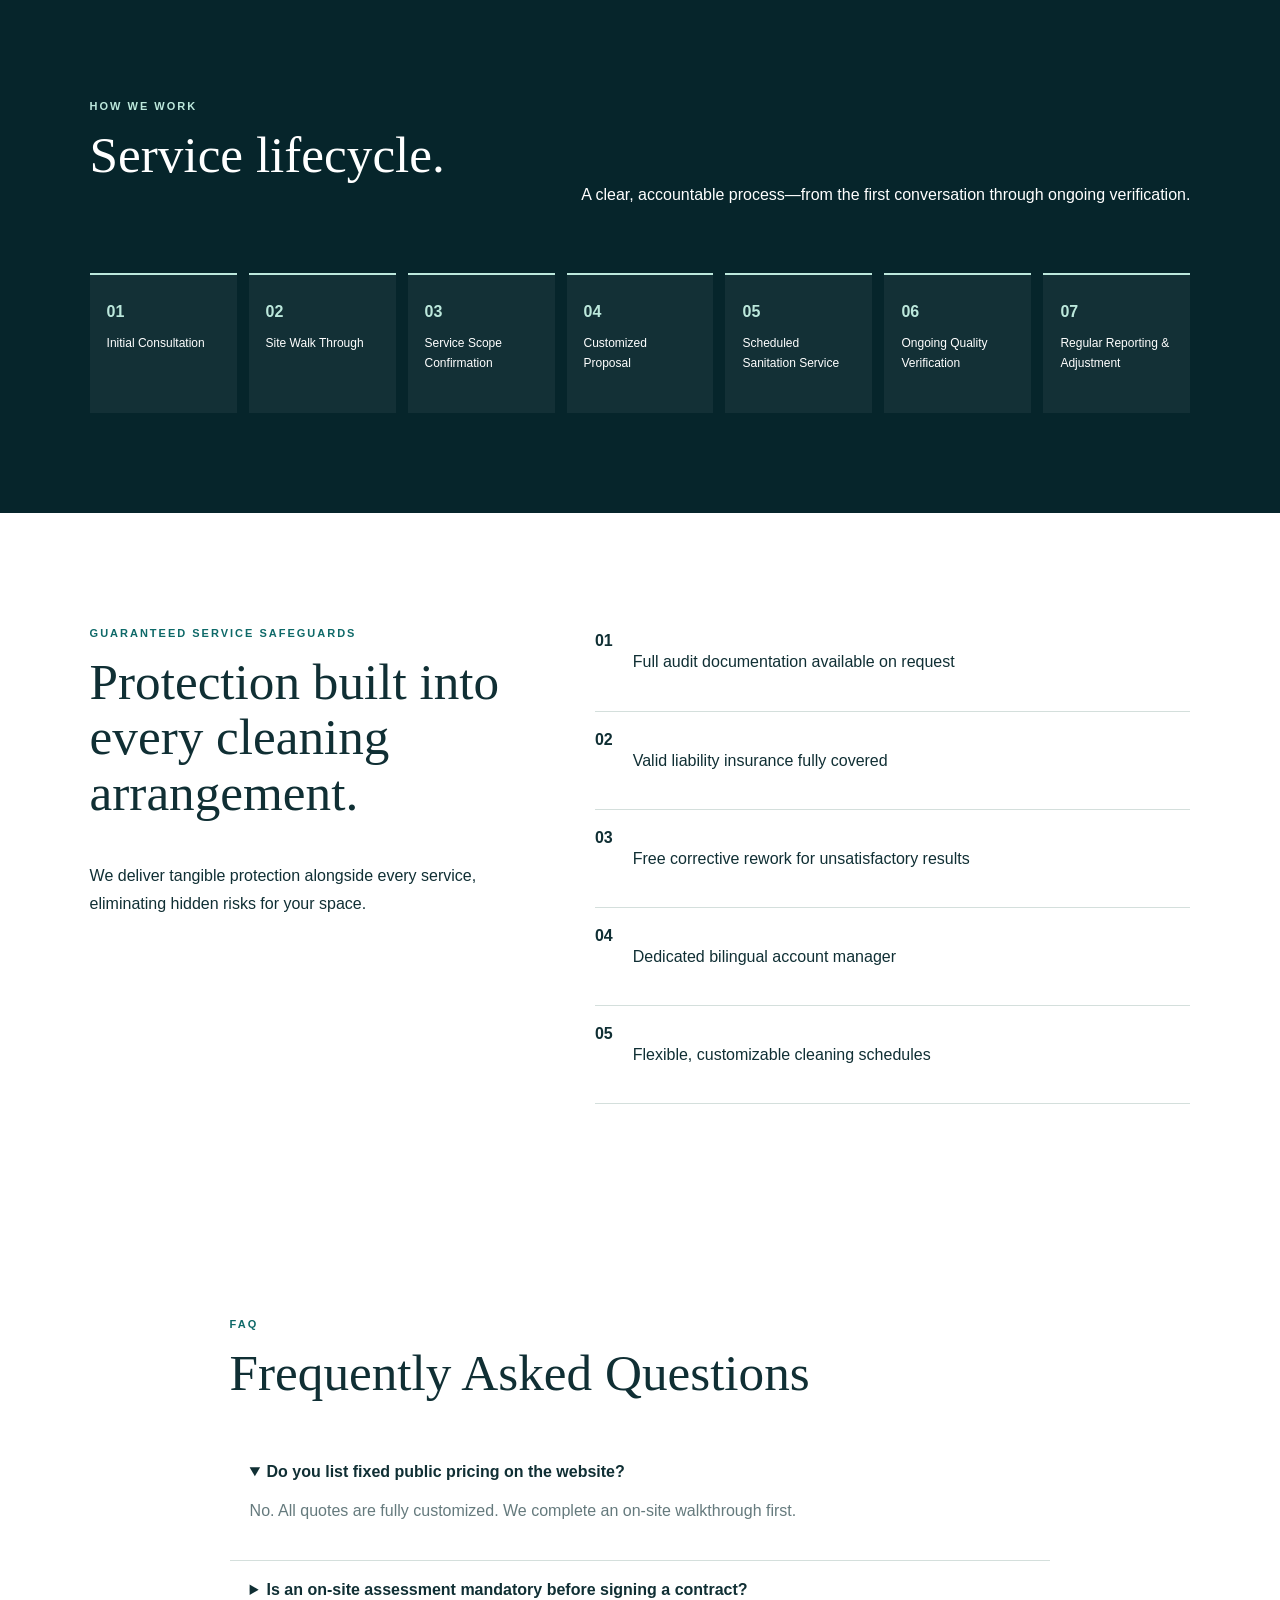
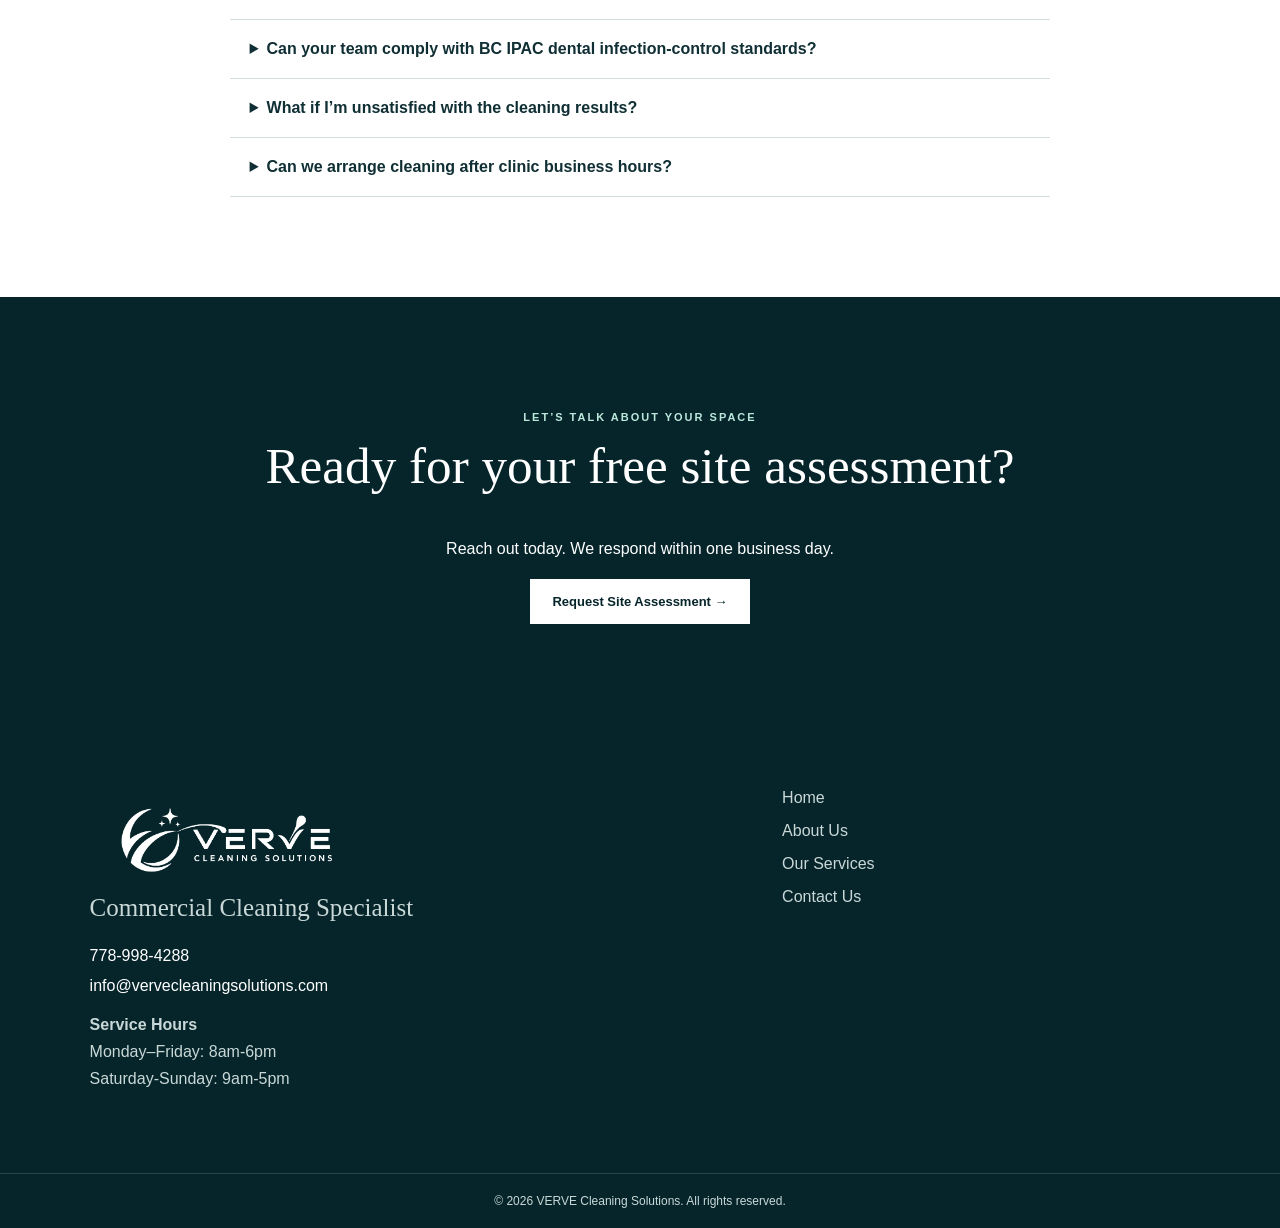
<file: our-service.html>
<!--
OUR SERVICES Page Editing Instructions: To modify the service text, edit each detail-card; to replace the four service images, you can overwrite them with files of the same name such as images/service-*-new.jpg; copying a complete detail-card adds a service, deleting it removes it.
-->
<!doctype html>
<html lang="en">

<head>
  <meta charset="utf-8">
  <meta name="viewport" content="width=device-width,initial-scale=1">
  <meta name="description" content="Commercial, medical, dental and residential cleaning services across Metro Vancouver, with IPAC-aligned cleaning solutions for clinical environments.">
  <title>Commercial, Medical, Dental & Residential Cleaning | VERVE</title>
  <link rel="stylesheet" href="css/style.css">
  <script src="js/main.js" defer></script>
</head>

<body>
  <div class="top-contact"><a href="tel:7789984288">CELL: 778-998-4288</a></div>
  <header class="site-header"><a class="logo" href="index.html"><img src="images/verve-logo.png"
        alt="VERVE Cleaning Solutions"></a><button class="menu-toggle" aria-expanded="false"
      aria-label="Open menu">☰</button>
    <nav class="site-nav"><a href="index.html">HOME</a><a href="about.html">ABOUT US</a><a class="active"
        href="our-service.html">OUR SERVICES</a><a href="contact.html">CONTACT US</a></nav>
  </header>
  <main>
    <section class="page-hero services-hero">
      <div class="hero-copy">
        <h1>Specialized people deliver <em>specialized service.</em></h1>
        <p>Purpose-built cleaning solutions for clinical, commercial and residential environments throughout Metro
          Vancouver.</p><a class="button light" href="#service-options">Explore Services ↓</a>
      </div>
    </section>
    <section class="section" id="service-options">
      <div class="section-head">
        <div>
          <p class="eyebrow dark">CLEANING SOLUTIONS</p>
          <h2>Standards tailored to<br>your environment.</h2>
        </div>
        <p>Every space has different risks, routines and expectations. We build the service around yours.</p>
      </div>
      <div class="service-cards">
        <article class="detail-card">
          <div class="card-image dental-img"></div>
          <div class="card-body">
            <p class="card-type">DENTAL CLINIC SANITATION / CLEANING</p>
            <h2>IPAC-Compliant Dental Sanitation</h2>
            <ul>
              <li>Fully aligned with BC IPAC infection-control standards</li>
              <li>Complete audit-ready compliance documents</li>
              <li>Comprehensive clinic environmental cleaning</li>
            </ul><a href="contact.html">Learn More →</a>
          </div>
        </article>
        <article class="detail-card">
          <div class="card-image medical-img"></div>
          <div class="card-body">
            <p class="card-type">MEDICAL FACILITIES SANITATION / CLEANING</p>
            <h2>Regulated facilities Sanitation</h2>
            <ul>
              <li>Compliant with BC regulated-site disinfection protocols</li>
              <li>Complete inspection-ready compliance records</li>
              <li>Full environmental sanitization for regulated premises</li>
            </ul><a href="contact.html">Learn More →</a>
          </div>
        </article>
        <article class="detail-card">
          <div class="card-image commercial-img"></div>
          <div class="card-body">
            <p class="card-type">COMMERCIAL CLEANING SANITATION / CLEANING</p>
            <h2>General Commercial Space Sanitation</h2>
            <ul>
              <li>Custom regular cleaning schedules</li>
              <li>Flexible off-hours service available</li>
              <li>Optional IPAC-level disinfection upgrade</li>
            </ul><a href="contact.html">Learn More →</a>
          </div>
        </article>
        <article class="detail-card">
          <div class="card-image residential-img"></div>
          <div class="card-body">
            <p class="card-type">RESIDENTIAL CLEANING SANITATION / CLEANING</p>
            <h2>Custom Home Sanitation Solutions</h2>
            <ul>
              <li>Flexible recurring and one-time cleaning plans</li>
              <li>Gentle, household-safe sanitizing supplies</li>
              <li>Scheduling tailored to personal routines</li>
            </ul><a href="contact.html">Learn More →</a>
          </div>
        </article>
      </div>
    </section>
    <section class="section dark-section">
      <div class="section-head">
        <div>
          <p class="eyebrow">HOW WE WORK</p>
          <h2>Service lifecycle.</h2>
        </div>
        <p>A clear, accountable process—from the first conversation through ongoing verification.</p>
      </div>
      <div class="process">
        <div><strong>01</strong>
          <p>Initial Consultation</p>
        </div>
        <div><strong>02</strong>
          <p>Site Walk Through</p>
        </div>
        <div><strong>03</strong>
          <p>Service Scope Confirmation</p>
        </div>
        <div><strong>04</strong>
          <p>Customized Proposal</p>
        </div>
        <div><strong>05</strong>
          <p>Scheduled Sanitation Service</p>
        </div>
        <div><strong>06</strong>
          <p>Ongoing Quality Verification</p>
        </div>
        <div><strong>07</strong>
          <p>Regular Reporting & Adjustment</p>
        </div>
      </div>
    </section>
    <section class="section safeguards">
      <div>
        <p class="eyebrow dark">GUARANTEED SERVICE SAFEGUARDS</p>
        <h2>Protection built into every cleaning arrangement.</h2>
        <p>We deliver tangible protection alongside every service, eliminating hidden risks for your space.</p>
      </div>
      <div class="safeguard-list">
        <div><strong>01</strong>
          <p>Full audit documentation available on request</p>
        </div>
        <div><strong>02</strong>
          <p>Valid liability insurance fully covered</p>
        </div>
        <div><strong>03</strong>
          <p>Free corrective rework for unsatisfactory results</p>
        </div>
        <div><strong>04</strong>
          <p>Dedicated bilingual account manager</p>
        </div>
        <div><strong>05</strong>
          <p>Flexible, customizable cleaning schedules</p>
        </div>
      </div>
    </section>
    <section class="section faq">
      <p class="eyebrow dark">FAQ</p>
      <h2>Frequently Asked Questions</h2>
      <details open>
        <summary>Do you list fixed public pricing on the website?</summary>
        <p>No. All quotes are fully customized. We complete an on-site walkthrough first.</p>
      </details>
      <details>
        <summary>Is an on-site assessment mandatory before signing a contract?</summary>
        <p>Our free walkthrough helps us confirm your exact cleaning needs and prepare an accurate proposal.</p>
      </details>
      <details>
        <summary>Can your team comply with BC IPAC dental infection-control standards?</summary>
        <p>Our staff complete standardized medical disinfection training and follow documented procedures.</p>
      </details>
      <details>
        <summary>What if I’m unsatisfied with the cleaning results?</summary>
        <p>We provide free corrective re-cleaning at no extra cost until you are satisfied.</p>
      </details>
      <details>
        <summary>Can we arrange cleaning after clinic business hours?</summary>
        <p>Yes. Flexible off-hours schedules are available.</p>
      </details>
    </section>
    <section class="section dark-section" style="text-align:center">
      <p class="eyebrow">LET’S TALK ABOUT YOUR SPACE</p>
      <h2>Ready for your free site assessment?</h2>
      <p>Reach out today. We respond within one business day.</p><a class="button light" href="contact.html">Request
        Site Assessment →</a>
    </section>
  </main>
  <footer class="site-footer">
    <div class="footer-main">
      <div><img class="footer-logo" src="images/footer-logo.png" alt="VERVE Cleaning Solutions">
        <h3>Commercial Cleaning Specialist</h3>
        <div class="footer-contact"><a href="tel:7789984288">778-998-4288</a><a
            href="mailto:info@vervecleaningsolutions.com">info@vervecleaningsolutions.com</a>
          <p><strong>Service Hours</strong><br>Monday–Friday: 8am-6pm<br>Saturday-Sunday: 9am-5pm</p> 
        </div>
      </div>
      <nav class="footer-links"><a href="index.html">Home</a><a href="about.html">About Us</a><a
          href="our-service.html">Our Services</a><a href="contact.html">Contact Us</a></nav>
    </div>
    <div class="footer-bottom">© 2026 VERVE Cleaning Solutions. All rights reserved.</div>
  </footer>
</body>

</html>
</file>
<file: css/style.css>
/*
VERVE Official Website Common Styles
1. Change Color: Modify the color variable within `:root`.
2. Change Desktop/Mobile Layout: Find `@media` to adjust breakpoints and layout.
3. Add/Delete Sections: Copy or delete the entire `<section>` in the HTML, then reuse the class from this file.
*/

:root {
  --navy: #06252b;
  --teal: #0e6968;
  --blue: #08275f;
  --mint: #bce8dc;
  --cream: #f4f2eb;
  --ink: #102f34;
  --muted: #657a7d;
  --line: #d4dfdc;
  --white: #fff;
  --shadow: 0 18px 50px rgba(6, 37, 43, .12)
}

* {
  box-sizing: border-box
}

html {
  scroll-behavior: smooth
}

body {
  margin: 0;
  color: var(--ink);
  font-family: Arial, Helvetica, sans-serif;
  background: #fff
}

img {
  max-width: 100%;
  display: block
}

a {
  color: inherit;
  text-decoration: none
}

p {
  line-height: 1.7
}

h1,
h2,
h3 {
  font-family: Georgia, "Times New Roman", serif;
  font-weight: 500;
  margin-top: 0
}

h1 {
  font-size: clamp(46px, 5.5vw, 82px);
  line-height: 1.03
}

h2 {
  font-size: clamp(36px, 4vw, 58px);
  line-height: 1.08
}

h3 {
  font-size: 25px
}

.eyebrow {
  font-size: 11px;
  font-weight: 800;
  letter-spacing: 2px;
  text-transform: uppercase;
  color: var(--mint)
}

.eyebrow.dark {
  color: var(--teal)
}

em {
  color: var(--mint)
}

.top-contact {
  height: 38px;
  padding: 0 7vw;
  display: flex;
  align-items: center;
  justify-content: flex-end;
  background: #fff
}

.top-contact a {
  padding: 7px 16px;
  border-radius: 999px;
  background: linear-gradient(135deg, #d83a3a, #b82020);
  color: #fff;
  font-size: 12px;
  font-weight: 800
}

.site-header {
  height: 74px;
  padding: 0 7vw;
  display: flex;
  align-items: center;
  justify-content: space-between;
  border-bottom: 1px solid var(--line);
  background: #fff;
  position: relative;
  z-index: 20
}

.logo img {
  width: 245px;
  height: 70px;
  object-fit: cover
}

.site-nav {
  display: flex;
  gap: 5px;
  align-items: center
}

.site-nav a {
  padding: 10px 11px;
  border-radius: 5px;
  color: var(--blue);
  font-size: 12px;
  font-weight: 800
}

.site-nav a:hover,
.site-nav a.active {
  background: var(--mint)
}

.menu-toggle {
  display: none;
  border: 0;
  background: var(--navy);
  color: #fff;
  padding: 10px 13px;
  font-size: 20px;
  border-radius: 4px
}

.button {
  display: inline-flex;
  align-items: center;
  justify-content: center;
  padding: 15px 22px;
  background: var(--teal);
  color: #fff;
  font-weight: 800;
  font-size: 13px;
  border: 0;
  cursor: pointer
}

.button.light {
  background: #fff;
  color: var(--navy)
}

.button:hover {
  filter: brightness(.92)
}

.home-hero {
  min-height: 800px;
  position: relative;
  display: flex;
  align-items: center;
  color: #fff;
  background: url('../images/home-dental-clinic.jpg') center/cover
}

.home-hero:before,
.page-hero:before {
  content: "";
  position: absolute;
  inset: 0;
  background: linear-gradient(90deg, rgba(6, 37, 43, .9), rgba(6, 37, 43, .35))
}

.hero-copy {
  position: relative;
  z-index: 2;
  width: min(790px, 86vw);
  margin-left: 7vw
}

.hero-copy p {
  max-width: 650px
}

.hero-points {
  padding-left: 20px;
  line-height: 2
}

.hero-actions {
  display: flex;
  gap: 25px;
  align-items: center;
  margin-top: 28px
}

.trust-bar {
  position: absolute;
  z-index: 3;
  bottom: 0;
  left: 0;
  right: 0;
  background: rgba(6, 37, 43, .9);
  display: grid;
  grid-template-columns: repeat(4, 1fr);
  padding: 22px 7vw
}

.trust-bar div {
  padding: 0 24px;
  border-right: 1px solid #ffffff40
}

.trust-bar div:last-child {
  border: 0
}

.trust-bar strong {
  display: block;
  font: italic 26px Georgia;
  color: var(--mint)
}

.trust-bar span {
  font-size: 11px
}

.section {
  padding: 100px 7vw
}

.section-head {
  display: flex;
  justify-content: space-between;
  align-items: end;
  gap: 40px;
  margin-bottom: 48px
}

.intro {
  display: grid;
  grid-template-columns: 1fr 1fr;
  gap: 10vw;
  background: var(--cream)
}

.intro p:last-child {
  font-size: 17px;
  color: var(--muted)
}

.features {
  display: grid;
  grid-template-columns: repeat(4, 1fr);
  gap: 1px;
  background: var(--line);
  padding: 1px
}

.features article {
  background: #fff;
  padding: 50px 35px
}

.features span,
.number {
  color: var(--teal);
  font: italic 17px Georgia
}

.features p {
  font-size: 13px;
  color: var(--muted)
}

.split {
  display: grid;
  grid-template-columns: 1fr 1fr
}

.split-image {
  min-height: 600px;
  background: url('../images/home-magnifying-glass.jpg') center/contain no-repeat #fff
}

.split-copy {
  padding: 90px 7vw;
  background: var(--teal);
  color: #fff
}

.check-list {
  list-style: none;
  padding: 0
}

.check-list li {
  padding: 13px 0;
  border-bottom: 1px solid #ffffff35
}

.check-list li:before {
  content: "✓";
  color: var(--mint);
  margin-right: 12px;
  font-weight: bold
}

.service-grid {
  display: grid;
  grid-template-columns: 1fr 1fr;
  gap: 25px
}

.image-card {
  min-height: 530px;
  display: flex;
  align-items: end;
  position: relative;
  color: #fff;
  background-size: cover;
  background-position: center
}

.image-card:before {
  content: "";
  position: absolute;
  inset: 0;
  background: linear-gradient(transparent, rgba(6, 37, 43, .9))
}

.image-card>div {
  position: relative;
  padding: 45px
}

.home-dental {
  background-image: url('../images/home-service-dental.jpg')
}

.home-commercial {
  background-image: url('../images/home-service-gym.jpg')
}

.dark-section {
  background: var(--navy);
  color: #fff
}

.problem-grid,
.extras {
  display: grid;
  grid-template-columns: repeat(2, 1fr);
  gap: 0 45px
}

.problem-grid p,
.extras p {
  border-bottom: 1px solid #ffffff32;
  padding: 16px 0
}

.problem-grid p:before,
.extras p:before {
  content: "✓";
  color: var(--mint);
  margin-right: 12px
}

.gallery {
  display: grid;
  grid-template-columns: repeat(3, 1fr);
  gap: 14px
}

.gallery img {
  width: 100%;
  height: 300px;
  object-fit: cover
}

.areas {
  background: linear-gradient(125deg, #06252b, #0a5257);
  color: #fff
}

.quote {
  display: grid;
  grid-template-columns: .8fr 1.2fr;
  gap: 80px;
  background: var(--cream)
}

.quote-form {
  background: #fff;
  padding: 42px;
  box-shadow: var(--shadow);
  display: grid;
  grid-template-columns: 1fr 1fr;
  gap: 22px
}

.quote-form label {
  font-size: 10px;
  font-weight: 800;
  letter-spacing: 1px;
  text-transform: uppercase
}

.quote-form input,
.quote-form select,
.quote-form textarea {
  display: block;
  width: 100%;
  margin-top: 8px;
  padding: 13px;
  border: 0;
  border-bottom: 1px solid #aabbb8;
  font: 14px Arial;
  background: transparent
}

.quote-form textarea {
  border: 1px solid #b9c7c4
}

.full {
  grid-column: 1/-1
}

.page-hero {
  min-height: 650px;
  position: relative;
  display: flex;
  align-items: center;
  color: #fff;
  background-size: cover;
  background-position: center
}

.page-hero .hero-copy {
  margin-top: 30px
}

.about-hero {
  background-image: url('../images/about-team-logo-corrected.png');
  background-position: center top
}

.services-hero {
  background-image: url('../images/services-main.png')
}

.contact-hero {
  background-image: linear-gradient(135deg, #06252b, #0e6968)
}

.about-intro {
  text-align: center;
  max-width: 1050px;
  margin: auto
}

.about-groups {
  background: var(--cream)
}

.about-group {
  display: grid;
  grid-template-columns: .65fr 1.35fr;
  gap: 55px;
  padding: 40px 0;
  border-bottom: 1px solid var(--line)
}

.about-group ul {
  margin: 0
}

.about-group li {
  padding: 9px 0
}

.about-group li:marker {
  color: var(--teal)
}

.service-cards {
  display: flex;
  flex-direction: column;
  gap: 32px
}

.detail-card {
  display: grid;
  grid-template-columns: 42% 58%;
  border: 1px solid var(--line);
  min-height: 410px
}

.detail-card:nth-child(even) {
  grid-template-columns: 58% 42%
}

.detail-card:nth-child(even) .card-image {
  grid-column: 2;
  grid-row: 1
}

.detail-card:nth-child(even) .card-body {
  grid-column: 1;
  grid-row: 1
}

.card-image {
  min-height: 410px;
  background-position: center;
  background-size: cover
}

.dental-img {
  background-image: url('../images/service-dental-new.jpg')
}

.medical-img {
  background-image: url('../images/service-medical-new.jpg')
}

.commercial-img {
  background-image: url('../images/service-commercial-new.jpg')
}

.residential-img {
  background-image: url('../images/service-residential-new.jpg')
}

.card-body {
  padding: 55px;
  display: flex;
  flex-direction: column;
  justify-content: center
}

.card-type {
  color: var(--teal);
  font-size: 11px;
  font-weight: bold;
  letter-spacing: 1.5px
}

.card-body li {
  margin: 12px 0
}

.process {
  display: grid;
  grid-template-columns: repeat(7, 1fr);
  gap: 12px
}

.process div {
  padding: 28px 17px;
  background: #ffffff0d;
  border-top: 2px solid var(--mint)
}

.process strong {
  color: var(--mint)
}

.process p {
  font-size: 12px
}

.safeguards {
  display: grid;
  grid-template-columns: 1fr 1.4fr;
  gap: 80px
}

.safeguard-list div {
  display: flex;
  gap: 20px;
  border-bottom: 1px solid var(--line);
  padding: 19px 0
}

.faq {
  max-width: 1000px;
  margin: auto
}

.faq details {
  border-bottom: 1px solid var(--line);
  padding: 20px
}

.faq summary {
  font-weight: 800;
  cursor: pointer
}

.faq details p {
  color: var(--muted)
}

.contact-layout {
  display: grid;
  grid-template-columns: .85fr 1.15fr
}

.contact-info {
  background: linear-gradient(145deg, #06252b, #0a4d52);
  color: #fff;
  padding: 90px 7vw
}

.contact-methods {
  margin-top: 40px;
  border-top: 1px solid #ffffff40
}

.contact-methods a {
  display: block;
  padding: 22px 0;
  border-bottom: 1px solid #ffffff40
}

.contact-form-wrap {
  padding: 90px 7vw;
  background: var(--cream)
}

.site-footer {
  background: var(--navy);
  color: #c9d8d7
}

.footer-main {
  padding: 65px 7vw;
  display: grid;
  grid-template-columns: 1.5fr 1fr;
  gap: 80px
}

.footer-logo {
  width: 270px;
  height: 105px;
  object-fit: cover
}

.footer-contact a {
  display: block;
  margin: 12px 0;
  color: #fff
}

.footer-links {
  display: flex;
  flex-direction: column;
  gap: 15px
}

.footer-bottom {
  padding: 20px 7vw;
  border-top: 1px solid #ffffff25;
  text-align: center;
  font-size: 12px
}

.notice {
  display: none;
  margin-top: 15px;
  padding: 12px;
  background: #e9f5f1;
  color: var(--teal);
  font-weight: bold
}

@media(max-width:950px) {
  .site-nav {
    display: none;
    position: absolute;
    top: 74px;
    left: 0;
    right: 0;
    background: #fff;
    padding: 18px 7vw;
    flex-direction: column;
    align-items: stretch;
    box-shadow: var(--shadow)
  }

  .site-nav.open {
    display: flex
  }

  .menu-toggle {
    display: block
  }

  .features {
    grid-template-columns: 1fr 1fr
  }

  .split,
  .intro,
  .quote,
  .contact-layout,
  .safeguards {
    grid-template-columns: 1fr
  }

  .service-grid {
    grid-template-columns: 1fr
  }

  .process {
    grid-template-columns: repeat(4, 1fr)
  }

  .section-head {
    align-items: start;
    flex-direction: column
  }

  .gallery {
    grid-template-columns: 1fr 1fr
  }

  .detail-card,
  .detail-card:nth-child(even) {
    grid-template-columns: 42% 58%
  }

  .detail-card:nth-child(even) .card-image {
    grid-column: 1
  }

  .detail-card:nth-child(even) .card-body {
    grid-column: 2
  }

  .trust-bar {
    grid-template-columns: 1fr 1fr
  }
}

@media(max-width:620px) {
  .top-contact {
    padding: 0 4vw
  }

  .site-header {
    height: 66px;
    padding: 0 4vw
  }

  .logo img {
    width: 205px;
    height: 58px
  }

  .site-nav {
    top: 66px
  }

  .section {
    padding: 72px 6vw
  }

  .home-hero {
    min-height: 790px;
    align-items: flex-start;
    padding-top: 90px
  }

  .hero-copy {
    margin-left: 6vw
  }

  .hero-actions {
    align-items: flex-start;
    flex-direction: column
  }

  .trust-bar {
    padding: 15px 5vw
  }

  .trust-bar div {
    padding: 8px
  }

  .features,
  .gallery,
  .problem-grid,
  .extras {
    grid-template-columns: 1fr
  }

  .split-image {
    min-height: 360px
  }

  .image-card {
    min-height: 440px
  }

  .quote-form {
    padding: 28px 22px;
    grid-template-columns: 1fr
  }

  .full {
    grid-column: auto
  }

  .page-hero {
    min-height: 540px
  }

  .about-group {
    grid-template-columns: 1fr;
    gap: 10px
  }

  .detail-card,
  .detail-card:nth-child(even) {
    display: block;
    min-height: 0
  }

  .card-image {
    min-height: 250px
  }

  .card-body {
    padding: 35px 25px
  }

  .process {
    grid-template-columns: 1fr 1fr
  }

  .footer-main {
    grid-template-columns: 1fr;
    gap: 35px
  }
}
</file>
